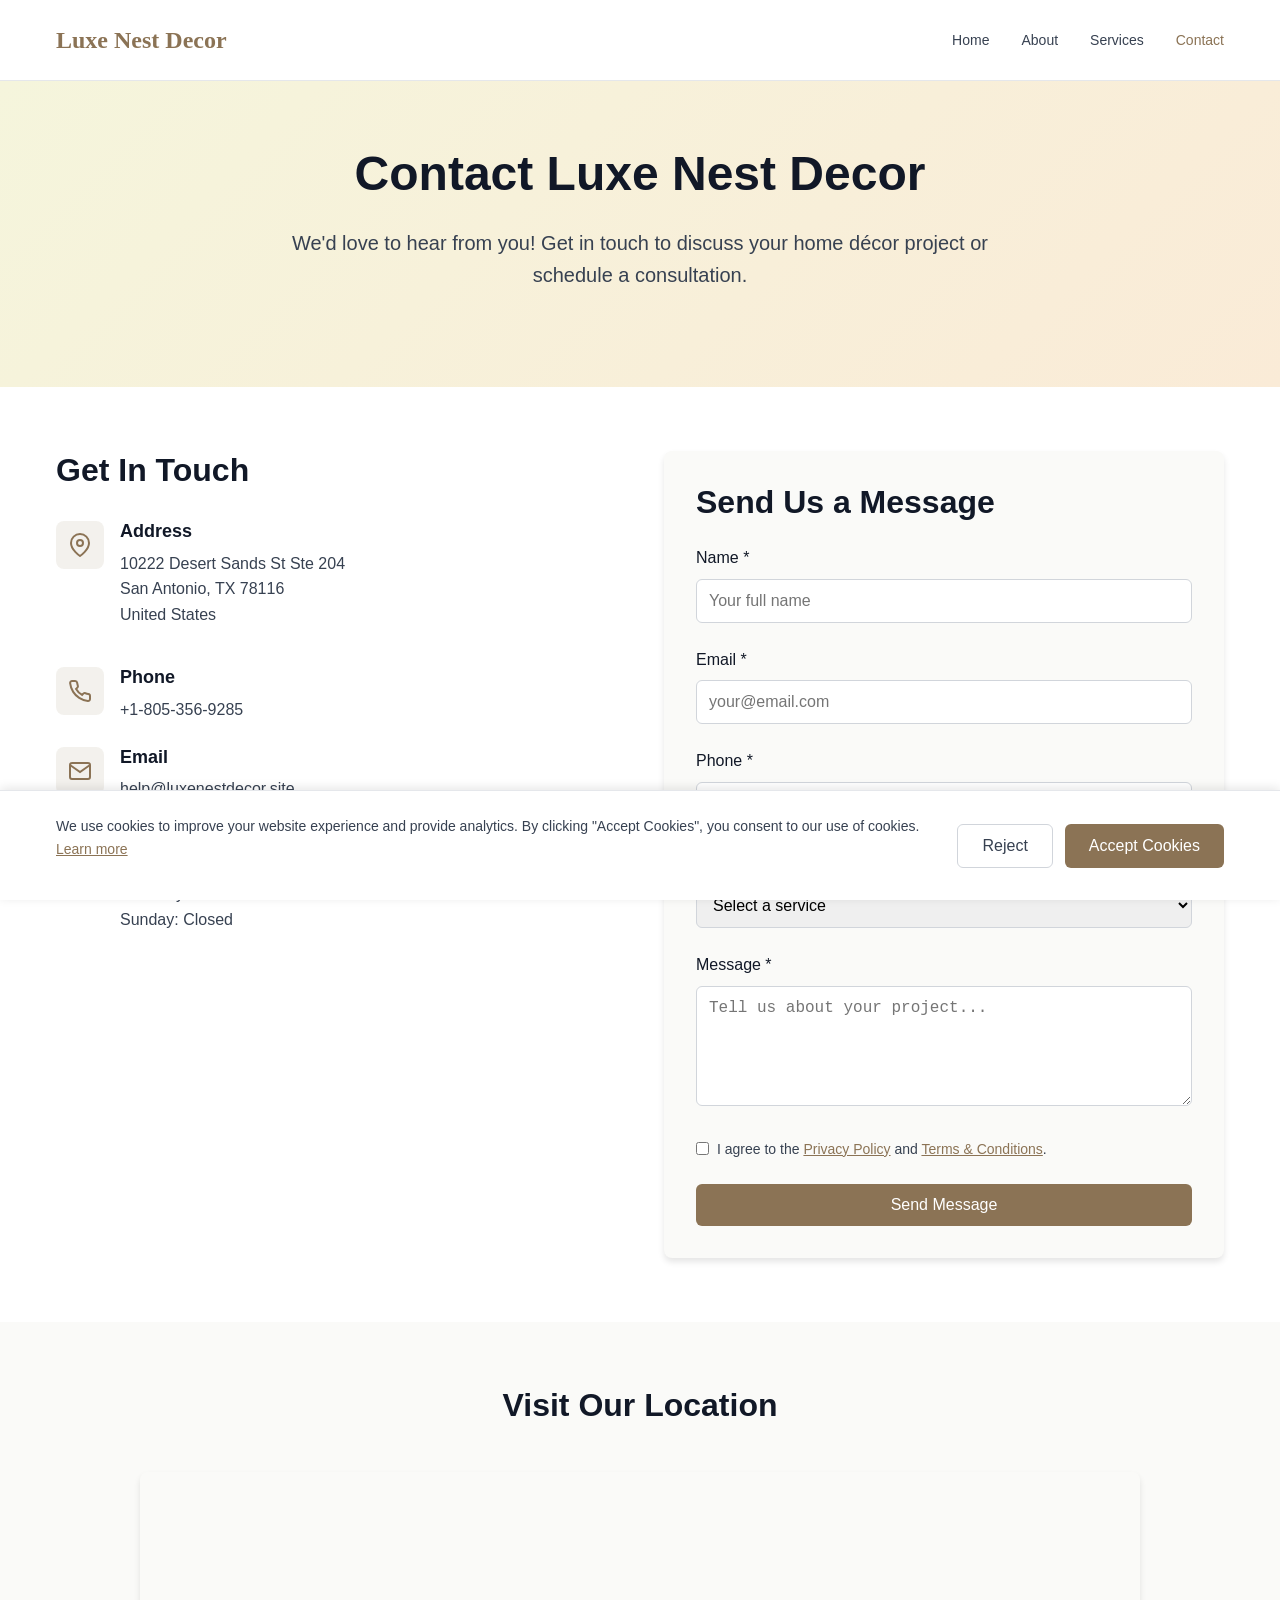
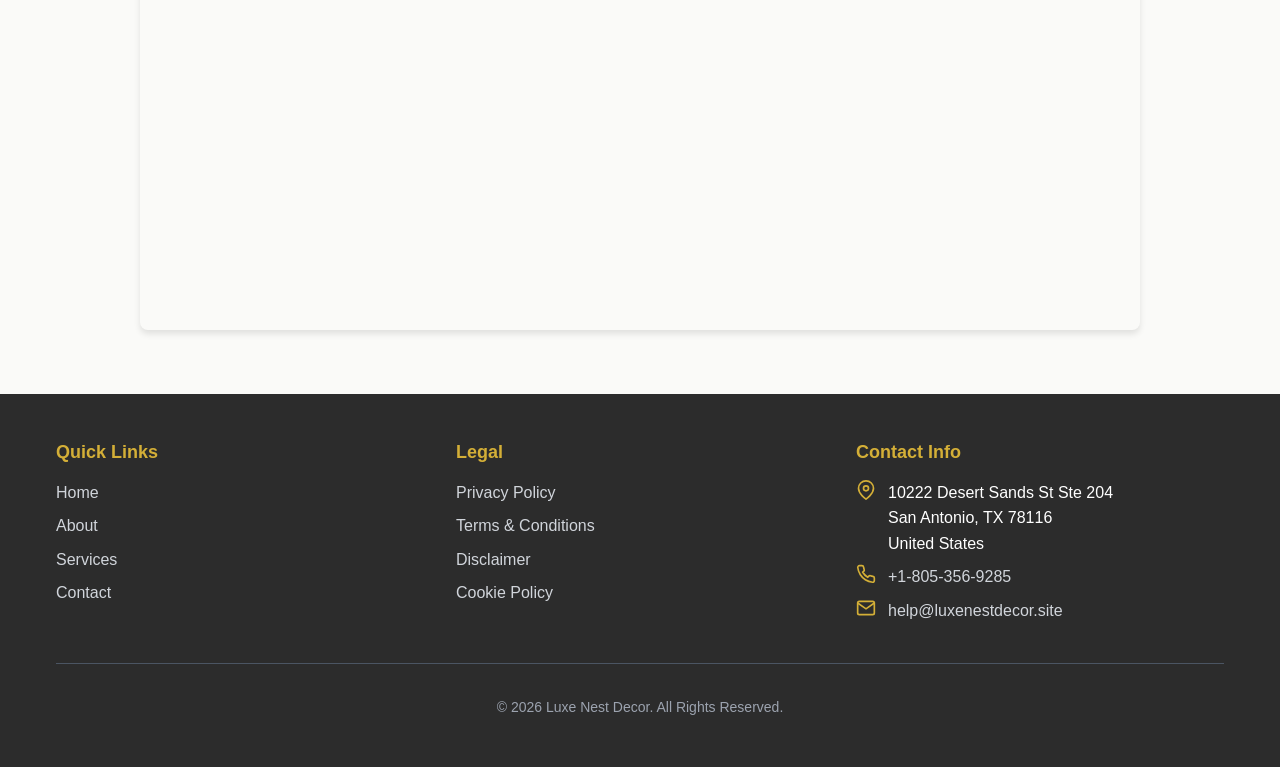
<file: contact.html>
<!DOCTYPE html>
<html lang="en">
<head>
  <meta charset="UTF-8">
  <meta name="viewport" content="width=device-width, initial-scale=1.0">
  <title>Contact Us - Luxe Nest Decor</title>
  <meta name="description" content="Get in touch with Luxe Nest Decor for professional home décor services. Schedule your free consultation today.">
  <link rel="stylesheet" href="styles.css">
</head>
<body>
  <!-- SVG Icons -->
  <div style="display: none;">
    <svg xmlns="http://www.w3.org/2000/svg">
      <symbol id="icon-menu" viewBox="0 0 24 24" fill="none" stroke="currentColor" stroke-width="2">
        <line x1="3" y1="12" x2="21" y2="12"></line>
        <line x1="3" y1="6" x2="21" y2="6"></line>
        <line x1="3" y1="18" x2="21" y2="18"></line>
      </symbol>
      <symbol id="icon-x" viewBox="0 0 24 24" fill="none" stroke="currentColor" stroke-width="2">
        <line x1="18" y1="6" x2="6" y2="18"></line>
        <line x1="6" y1="6" x2="18" y2="18"></line>
      </symbol>
      <symbol id="icon-phone" viewBox="0 0 24 24" fill="none" stroke="currentColor" stroke-width="2">
        <path d="M22 16.92v3a2 2 0 0 1-2.18 2 19.79 19.79 0 0 1-8.63-3.07 19.5 19.5 0 0 1-6-6 19.79 19.79 0 0 1-3.07-8.67A2 2 0 0 1 4.11 2h3a2 2 0 0 1 2 1.72 12.84 12.84 0 0 0 .7 2.81 2 2 0 0 1-.45 2.11L8.09 9.91a16 16 0 0 0 6 6l1.27-1.27a2 2 0 0 1 2.11-.45 12.84 12.84 0 0 0 2.81.7A2 2 0 0 1 22 16.92z"></path>
      </symbol>
      <symbol id="icon-mail" viewBox="0 0 24 24" fill="none" stroke="currentColor" stroke-width="2">
        <path d="M4 4h16c1.1 0 2 .9 2 2v12c0 1.1-.9 2-2 2H4c-1.1 0-2-.9-2-2V6c0-1.1.9-2 2-2z"></path>
        <polyline points="22,6 12,13 2,6"></polyline>
      </symbol>
      <symbol id="icon-map-pin" viewBox="0 0 24 24" fill="none" stroke="currentColor" stroke-width="2">
        <path d="M21 10c0 7-9 13-9 13s-9-6-9-13a9 9 0 0 1 18 0z"></path>
        <circle cx="12" cy="10" r="3"></circle>
      </symbol>
      <symbol id="icon-clock" viewBox="0 0 24 24" fill="none" stroke="currentColor" stroke-width="2">
        <circle cx="12" cy="12" r="10"></circle>
        <polyline points="12 6 12 12 16 14"></polyline>
      </symbol>
    </svg>
  </div>

  <!-- Header -->
  <header class="header">
    <div class="container">
      <div class="header-content">
        <a href="index.html" class="logo">Luxe Nest Decor</a>
        
        <nav class="nav">
          <a href="index.html">Home</a>
          <a href="about.html">About</a>
          <a href="services.html">Services</a>
          <a href="contact.html">Contact</a>
        </nav>
        
        <button id="mobile-menu-btn" class="mobile-menu-btn" aria-label="Toggle menu">
          <svg width="24" height="24"><use href="#icon-menu"></use></svg>
        </button>
      </div>
      
      <div id="mobile-menu" class="mobile-menu">
        <a href="index.html">Home</a>
        <a href="about.html">About</a>
        <a href="services.html">Services</a>
        <a href="contact.html">Contact</a>
      </div>
    </div>
  </header>

  <!-- Main Content -->
  <main>
    <!-- Hero Section -->
    <section class="hero">
      <div class="container">
        <div style="max-width: 800px; margin: 0 auto;">
          <h1>Contact Luxe Nest Decor</h1>
          <p>We'd love to hear from you! Get in touch to discuss your home décor project or schedule a consultation.</p>
        </div>
      </div>
    </section>

    <!-- Contact Section -->
    <section class="section">
      <div class="container">
        <div class="grid grid-2" style="gap: 3rem;">
          <!-- Contact Information -->
          <div>
            <h2 style="font-size: 2rem; margin-bottom: 2rem;">Get In Touch</h2>
            
            <div class="contact-info-card">
              <div class="contact-icon-wrapper">
                <svg class="contact-icon"><use href="#icon-map-pin"></use></svg>
              </div>
              <div>
                <h3>Address</h3>
                <p>10222 Desert Sands St Ste 204<br>San Antonio, TX 78116<br>United States</p>
              </div>
            </div>

            <div class="contact-info-card">
              <div class="contact-icon-wrapper">
                <svg class="contact-icon"><use href="#icon-phone"></use></svg>
              </div>
              <div>
                <h3>Phone</h3>
                <a href="tel:+18053569285">+1-805-356-9285</a>
              </div>
            </div>

            <div class="contact-info-card">
              <div class="contact-icon-wrapper">
                <svg class="contact-icon"><use href="#icon-mail"></use></svg>
              </div>
              <div>
                <h3>Email</h3>
                <a href="mailto:help@luxenestdecor.site">help@luxenestdecor.site</a>
              </div>
            </div>

            <div class="contact-info-card">
              <div class="contact-icon-wrapper">
                <svg class="contact-icon"><use href="#icon-clock"></use></svg>
              </div>
              <div>
                <h3>Business Hours</h3>
                <p>Monday - Friday: 9:00 AM - 6:00 PM<br>Saturday: 10:00 AM - 4:00 PM<br>Sunday: Closed</p>
              </div>
            </div>
          </div>

          <!-- Contact Form -->
          <div style="background-color: var(--color-bg-light); padding: 2rem; border-radius: 0.5rem; box-shadow: 0 4px 6px rgba(0,0,0,0.1);">
            <h2 style="font-size: 2rem; margin-bottom: 1.5rem;">Send Us a Message</h2>
            <form id="contact-form">
              <div class="form-group">
                <label class="form-label" for="contact-name">Name *</label>
                <input type="text" id="contact-name" class="form-input" placeholder="Your full name" required>
              </div>
              <div class="form-group">
                <label class="form-label" for="contact-email">Email *</label>
                <input type="email" id="contact-email" class="form-input" placeholder="your@email.com" required>
              </div>
              <div class="form-group">
                <label class="form-label" for="contact-phone">Phone *</label>
                <input type="tel" id="contact-phone" class="form-input" placeholder="(555) 123-4567" required>
              </div>
              <div class="form-group">
                <label class="form-label" for="contact-service">Service Interested In *</label>
                <select id="contact-service" class="form-select" required>
                  <option value="">Select a service</option>
                  <option value="interior-styling">Interior Styling Consultation</option>
                  <option value="living-room">Living Room Décor Design</option>
                  <option value="bedroom">Bedroom Styling</option>
                  <option value="wall-decor">Wall Décor & Art Placement</option>
                  <option value="furniture">Furniture Layout Optimization</option>
                  <option value="seasonal">Seasonal & Holiday Styling</option>
                </select>
              </div>
              <div class="form-group">
                <label class="form-label" for="contact-message">Message *</label>
                <textarea id="contact-message" class="form-textarea" placeholder="Tell us about your project..." required></textarea>
              </div>
              <div class="checkbox-wrapper">
                <input type="checkbox" id="contact-consent" required>
                <label for="contact-consent">I agree to the <a href="privacy-policy.html" style="color: var(--color-primary); text-decoration: underline;">Privacy Policy</a> and <a href="terms-conditions.html" style="color: var(--color-primary); text-decoration: underline;">Terms & Conditions</a>.</label>
              </div>
              <button type="submit" class="btn btn-primary" style="width: 100%;">Send Message</button>
            </form>
          </div>
        </div>
      </div>
    </section>

    <!-- Map Section -->
    <section class="section section-alt">
      <div class="container">
        <h2 class="section-title">Visit Our Location</h2>
        <div class="map-container">
          <iframe
            src="https://www.google.com/maps/embed?pb=!1m18!1m12!1m3!1d3476.6234567890123!2d-98.4936!3d29.4241!2m3!1f0!2f0!3f0!3m2!1i1024!2i768!4f13.1!3m3!1m2!1s0x0%3A0x0!2zMjnCsDI1JzI2LjgiTiA5OMKwMjknMzcuMCJX!5e0!3m2!1sen!2sus!4v1234567890123"
            allowfullscreen
            loading="lazy"
            referrerpolicy="no-referrer-when-downgrade"
            title="Luxe Nest Decor Location - San Antonio, TX">
          </iframe>
        </div>
      </div>
    </section>
  </main>

  <!-- Footer -->
  <footer class="footer">
    <div class="container">
      <div class="footer-grid">
        <div>
          <h3>Quick Links</h3>
          <ul>
            <li><a href="index.html">Home</a></li>
            <li><a href="about.html">About</a></li>
            <li><a href="services.html">Services</a></li>
            <li><a href="contact.html">Contact</a></li>
          </ul>
        </div>
        <div>
          <h3>Legal</h3>
          <ul>
            <li><a href="privacy-policy.html">Privacy Policy</a></li>
            <li><a href="terms-conditions.html">Terms & Conditions</a></li>
            <li><a href="disclaimer.html">Disclaimer</a></li>
            <li><a href="cookie-policy.html">Cookie Policy</a></li>
          </ul>
        </div>
        <div>
          <h3>Contact Info</h3>
          <ul>
            <li class="contact-item">
              <svg class="footer-icon"><use href="#icon-map-pin"></use></svg>
              <span>10222 Desert Sands St Ste 204<br>San Antonio, TX 78116<br>United States</span>
            </li>
            <li class="contact-item">
              <svg class="footer-icon"><use href="#icon-phone"></use></svg>
              <a href="tel:+18053569285">+1-805-356-9285</a>
            </li>
            <li class="contact-item">
              <svg class="footer-icon"><use href="#icon-mail"></use></svg>
              <a href="mailto:help@luxenestdecor.site">help@luxenestdecor.site</a>
            </li>
          </ul>
        </div>
      </div>
      <div class="footer-bottom">
        <p>© 2026 Luxe Nest Decor. All Rights Reserved.</p>
      </div>
    </div>
  </footer>

  <!-- Cookie Consent Banner -->
  <div id="cookie-consent" class="cookie-consent">
    <div class="container">
      <div class="cookie-content">
        <p class="cookie-text">We use cookies to improve your website experience and provide analytics. By clicking "Accept Cookies", you consent to our use of cookies. <a href="cookie-policy.html">Learn more</a></p>
        <div class="cookie-actions">
          <button id="reject-cookies" class="btn btn-outline">Reject</button>
          <button id="accept-cookies" class="btn btn-primary">Accept Cookies</button>
        </div>
      </div>
    </div>
  </div>

  <script src="script.js"></script>
</body>
</html>
</file>
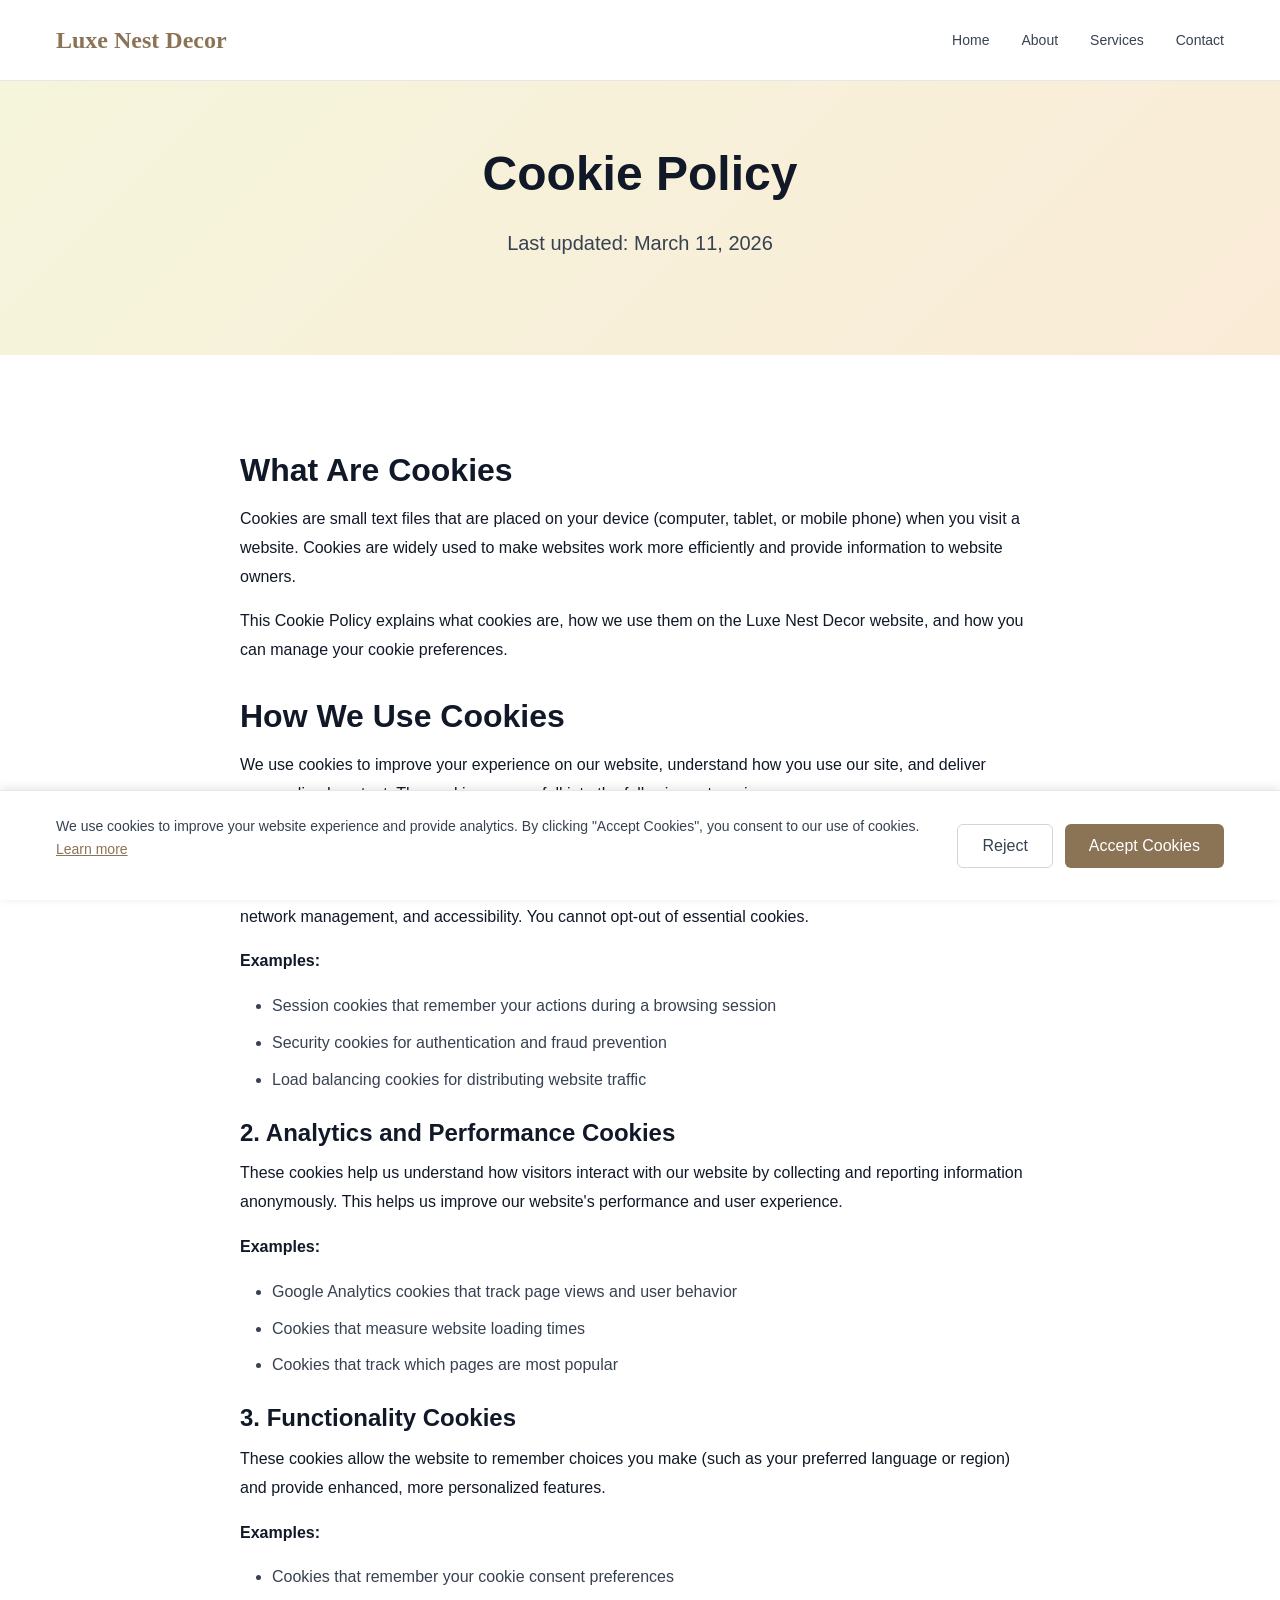
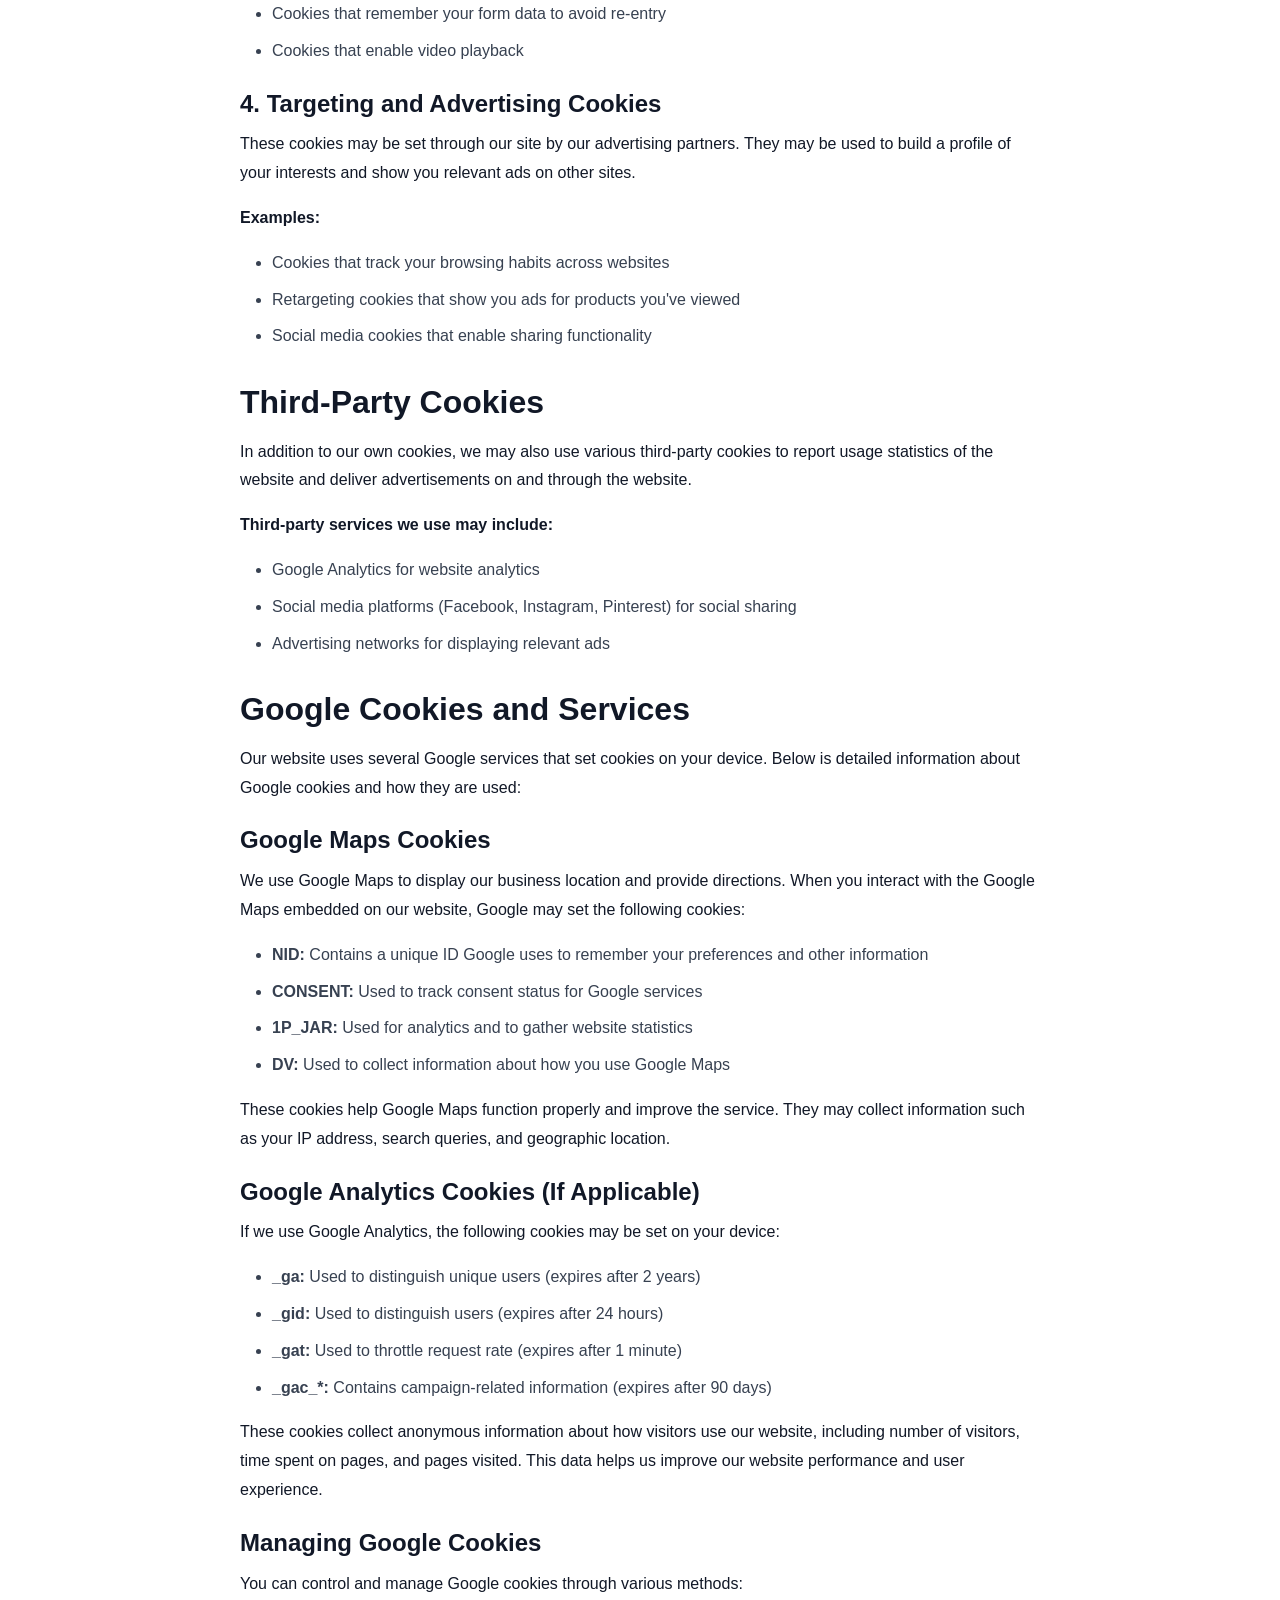
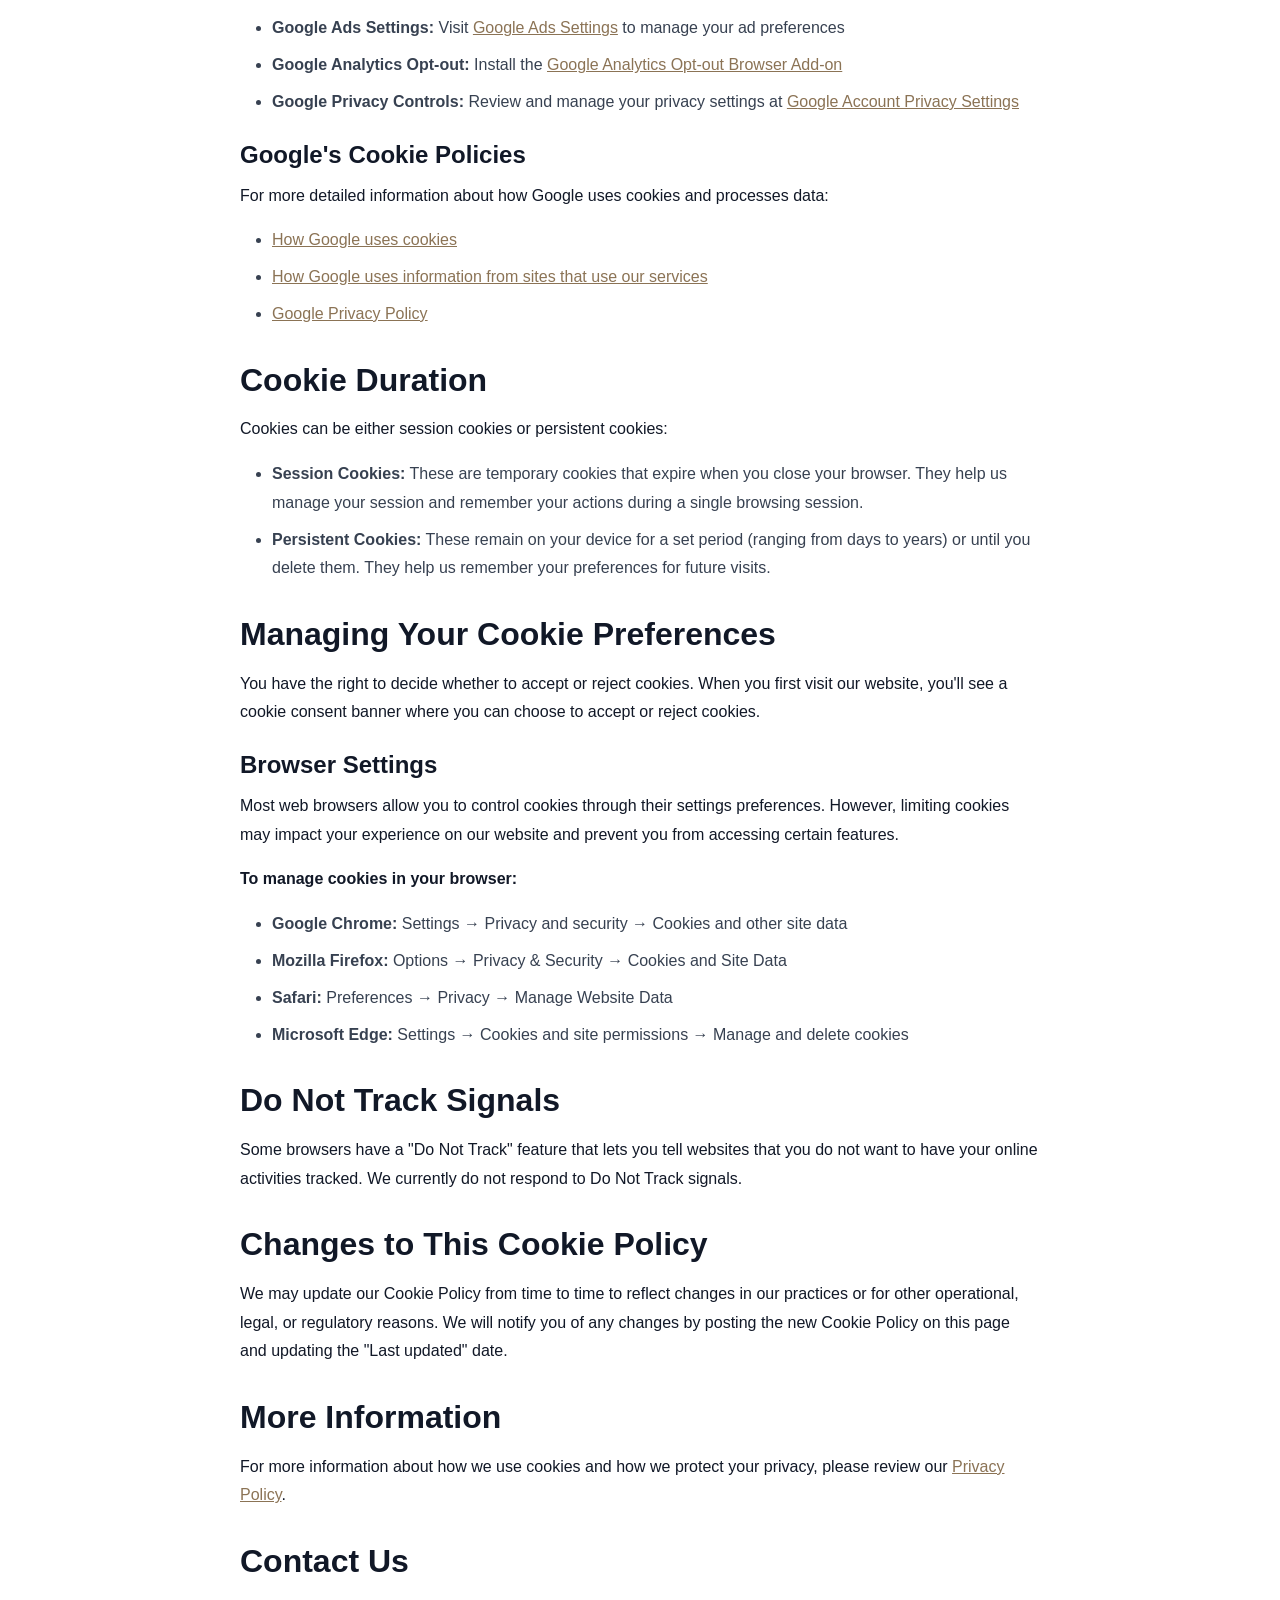
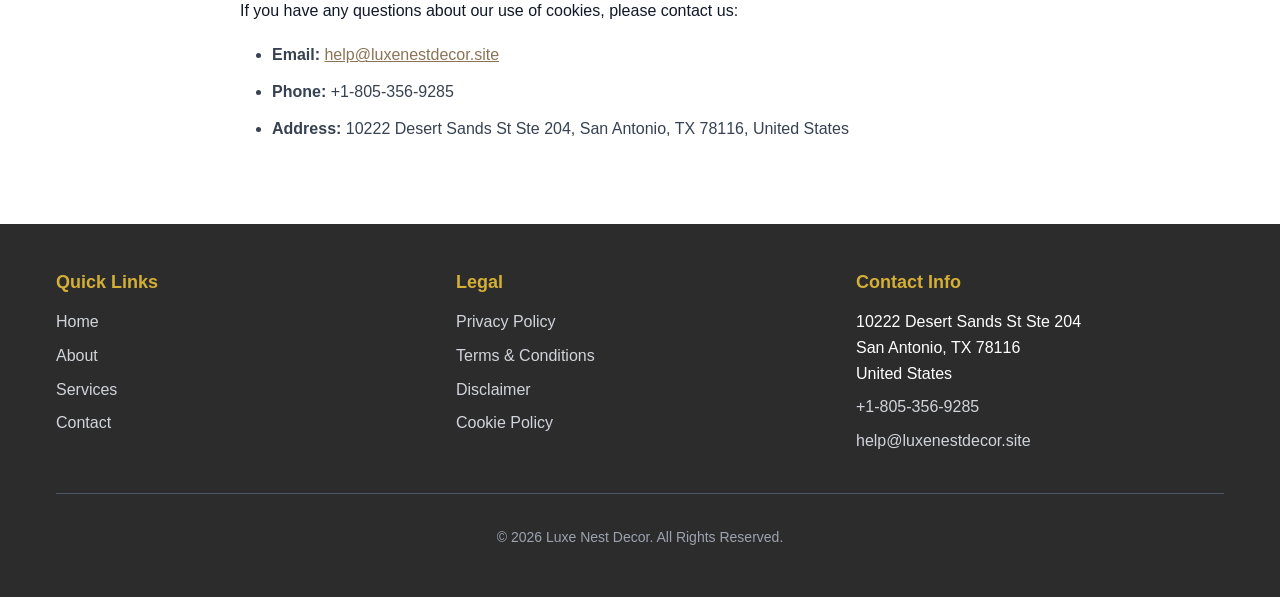
<file: cookie-policy.html>
<!DOCTYPE html>
<html lang="en">
<head>
  <meta charset="UTF-8">
  <meta name="viewport" content="width=device-width, initial-scale=1.0">
  <title>Cookie Policy - Luxe Nest Decor</title>
  <meta name="description" content="Cookie Policy for Luxe Nest Decor including information about Google cookies and services.">
  <link rel="stylesheet" href="styles.css">
</head>
<body>
  <header class="header">
    <div class="container">
      <div class="header-content">
        <a href="index.html" class="logo">Luxe Nest Decor</a>
        <nav class="nav">
          <a href="index.html">Home</a>
          <a href="about.html">About</a>
          <a href="services.html">Services</a>
          <a href="contact.html">Contact</a>
        </nav>
        <button id="mobile-menu-btn" class="mobile-menu-btn" aria-label="Toggle menu">
          <svg width="24" height="24" viewBox="0 0 24 24" fill="none" stroke="currentColor" stroke-width="2">
            <line x1="3" y1="12" x2="21" y2="12"></line>
            <line x1="3" y1="6" x2="21" y2="6"></line>
            <line x1="3" y1="18" x2="21" y2="18"></line>
          </svg>
        </button>
      </div>
      <div id="mobile-menu" class="mobile-menu">
        <a href="index.html">Home</a>
        <a href="about.html">About</a>
        <a href="services.html">Services</a>
        <a href="contact.html">Contact</a>
      </div>
    </div>
  </header>

  <main>
    <section class="hero">
      <div class="container">
        <div style="max-width: 800px; margin: 0 auto;">
          <h1>Cookie Policy</h1>
          <p>Last updated: March 11, 2026</p>
        </div>
      </div>
    </section>

    <section class="section">
      <div class="container">
        <div class="legal-content">
          <h2>What Are Cookies</h2>
          <p>Cookies are small text files that are placed on your device (computer, tablet, or mobile phone) when you visit a website. Cookies are widely used to make websites work more efficiently and provide information to website owners.</p>
          <p>This Cookie Policy explains what cookies are, how we use them on the Luxe Nest Decor website, and how you can manage your cookie preferences.</p>

          <h2>How We Use Cookies</h2>
          <p>We use cookies to improve your experience on our website, understand how you use our site, and deliver personalized content. The cookies we use fall into the following categories:</p>

          <h3>1. Essential Cookies</h3>
          <p>These cookies are necessary for the website to function properly. They enable core functionality such as security, network management, and accessibility. You cannot opt-out of essential cookies.</p>
          <p><strong>Examples:</strong></p>
          <ul>
            <li>Session cookies that remember your actions during a browsing session</li>
            <li>Security cookies for authentication and fraud prevention</li>
            <li>Load balancing cookies for distributing website traffic</li>
          </ul>

          <h3>2. Analytics and Performance Cookies</h3>
          <p>These cookies help us understand how visitors interact with our website by collecting and reporting information anonymously. This helps us improve our website's performance and user experience.</p>
          <p><strong>Examples:</strong></p>
          <ul>
            <li>Google Analytics cookies that track page views and user behavior</li>
            <li>Cookies that measure website loading times</li>
            <li>Cookies that track which pages are most popular</li>
          </ul>

          <h3>3. Functionality Cookies</h3>
          <p>These cookies allow the website to remember choices you make (such as your preferred language or region) and provide enhanced, more personalized features.</p>
          <p><strong>Examples:</strong></p>
          <ul>
            <li>Cookies that remember your cookie consent preferences</li>
            <li>Cookies that remember your form data to avoid re-entry</li>
            <li>Cookies that enable video playback</li>
          </ul>

          <h3>4. Targeting and Advertising Cookies</h3>
          <p>These cookies may be set through our site by our advertising partners. They may be used to build a profile of your interests and show you relevant ads on other sites.</p>
          <p><strong>Examples:</strong></p>
          <ul>
            <li>Cookies that track your browsing habits across websites</li>
            <li>Retargeting cookies that show you ads for products you've viewed</li>
            <li>Social media cookies that enable sharing functionality</li>
          </ul>

          <h2>Third-Party Cookies</h2>
          <p>In addition to our own cookies, we may also use various third-party cookies to report usage statistics of the website and deliver advertisements on and through the website.</p>
          <p><strong>Third-party services we use may include:</strong></p>
          <ul>
            <li>Google Analytics for website analytics</li>
            <li>Social media platforms (Facebook, Instagram, Pinterest) for social sharing</li>
            <li>Advertising networks for displaying relevant ads</li>
          </ul>

          <h2>Google Cookies and Services</h2>
          <p>Our website uses several Google services that set cookies on your device. Below is detailed information about Google cookies and how they are used:</p>

          <h3>Google Maps Cookies</h3>
          <p>We use Google Maps to display our business location and provide directions. When you interact with the Google Maps embedded on our website, Google may set the following cookies:</p>
          <ul>
            <li><strong>NID:</strong> Contains a unique ID Google uses to remember your preferences and other information</li>
            <li><strong>CONSENT:</strong> Used to track consent status for Google services</li>
            <li><strong>1P_JAR:</strong> Used for analytics and to gather website statistics</li>
            <li><strong>DV:</strong> Used to collect information about how you use Google Maps</li>
          </ul>
          <p>These cookies help Google Maps function properly and improve the service. They may collect information such as your IP address, search queries, and geographic location.</p>

          <h3>Google Analytics Cookies (If Applicable)</h3>
          <p>If we use Google Analytics, the following cookies may be set on your device:</p>
          <ul>
            <li><strong>_ga:</strong> Used to distinguish unique users (expires after 2 years)</li>
            <li><strong>_gid:</strong> Used to distinguish users (expires after 24 hours)</li>
            <li><strong>_gat:</strong> Used to throttle request rate (expires after 1 minute)</li>
            <li><strong>_gac_*:</strong> Contains campaign-related information (expires after 90 days)</li>
          </ul>
          <p>These cookies collect anonymous information about how visitors use our website, including number of visitors, time spent on pages, and pages visited. This data helps us improve our website performance and user experience.</p>

          <h3>Managing Google Cookies</h3>
          <p>You can control and manage Google cookies through various methods:</p>
          <ul>
            <li><strong>Google Ads Settings:</strong> Visit <a href="https://adssettings.google.com" target="_blank" rel="noopener noreferrer">Google Ads Settings</a> to manage your ad preferences</li>
            <li><strong>Google Analytics Opt-out:</strong> Install the <a href="https://tools.google.com/dlpage/gaoptout" target="_blank" rel="noopener noreferrer">Google Analytics Opt-out Browser Add-on</a></li>
            <li><strong>Google Privacy Controls:</strong> Review and manage your privacy settings at <a href="https://myaccount.google.com/privacy" target="_blank" rel="noopener noreferrer">Google Account Privacy Settings</a></li>
          </ul>

          <h3>Google's Cookie Policies</h3>
          <p>For more detailed information about how Google uses cookies and processes data:</p>
          <ul>
            <li><a href="https://policies.google.com/technologies/cookies" target="_blank" rel="noopener noreferrer">How Google uses cookies</a></li>
            <li><a href="https://policies.google.com/technologies/partner-sites" target="_blank" rel="noopener noreferrer">How Google uses information from sites that use our services</a></li>
            <li><a href="https://policies.google.com/privacy" target="_blank" rel="noopener noreferrer">Google Privacy Policy</a></li>
          </ul>

          <h2>Cookie Duration</h2>
          <p>Cookies can be either session cookies or persistent cookies:</p>
          <ul>
            <li><strong>Session Cookies:</strong> These are temporary cookies that expire when you close your browser. They help us manage your session and remember your actions during a single browsing session.</li>
            <li><strong>Persistent Cookies:</strong> These remain on your device for a set period (ranging from days to years) or until you delete them. They help us remember your preferences for future visits.</li>
          </ul>

          <h2>Managing Your Cookie Preferences</h2>
          <p>You have the right to decide whether to accept or reject cookies. When you first visit our website, you'll see a cookie consent banner where you can choose to accept or reject cookies.</p>

          <h3>Browser Settings</h3>
          <p>Most web browsers allow you to control cookies through their settings preferences. However, limiting cookies may impact your experience on our website and prevent you from accessing certain features.</p>
          <p><strong>To manage cookies in your browser:</strong></p>
          <ul>
            <li><strong>Google Chrome:</strong> Settings → Privacy and security → Cookies and other site data</li>
            <li><strong>Mozilla Firefox:</strong> Options → Privacy & Security → Cookies and Site Data</li>
            <li><strong>Safari:</strong> Preferences → Privacy → Manage Website Data</li>
            <li><strong>Microsoft Edge:</strong> Settings → Cookies and site permissions → Manage and delete cookies</li>
          </ul>

          <h2>Do Not Track Signals</h2>
          <p>Some browsers have a "Do Not Track" feature that lets you tell websites that you do not want to have your online activities tracked. We currently do not respond to Do Not Track signals.</p>

          <h2>Changes to This Cookie Policy</h2>
          <p>We may update our Cookie Policy from time to time to reflect changes in our practices or for other operational, legal, or regulatory reasons. We will notify you of any changes by posting the new Cookie Policy on this page and updating the "Last updated" date.</p>

          <h2>More Information</h2>
          <p>For more information about how we use cookies and how we protect your privacy, please review our <a href="privacy-policy.html">Privacy Policy</a>.</p>

          <h2>Contact Us</h2>
          <p>If you have any questions about our use of cookies, please contact us:</p>
          <ul>
            <li><strong>Email:</strong> <a href="mailto:help@luxenestdecor.site">help@luxenestdecor.site</a></li>
            <li><strong>Phone:</strong> +1-805-356-9285</li>
            <li><strong>Address:</strong> 10222 Desert Sands St Ste 204, San Antonio, TX 78116, United States</li>
          </ul>
        </div>
      </div>
    </section>
  </main>

  <footer class="footer">
    <div class="container">
      <div class="footer-grid">
        <div>
          <h3>Quick Links</h3>
          <ul>
            <li><a href="index.html">Home</a></li>
            <li><a href="about.html">About</a></li>
            <li><a href="services.html">Services</a></li>
            <li><a href="contact.html">Contact</a></li>
          </ul>
        </div>
        <div>
          <h3>Legal</h3>
          <ul>
            <li><a href="privacy-policy.html">Privacy Policy</a></li>
            <li><a href="terms-conditions.html">Terms & Conditions</a></li>
            <li><a href="disclaimer.html">Disclaimer</a></li>
            <li><a href="cookie-policy.html">Cookie Policy</a></li>
          </ul>
        </div>
        <div>
          <h3>Contact Info</h3>
          <ul>
            <li>10222 Desert Sands St Ste 204<br>San Antonio, TX 78116<br>United States</li>
            <li><a href="tel:+18053569285">+1-805-356-9285</a></li>
            <li><a href="mailto:help@luxenestdecor.site">help@luxenestdecor.site</a></li>
          </ul>
        </div>
      </div>
      <div class="footer-bottom">
        <p>© 2026 Luxe Nest Decor. All Rights Reserved.</p>
      </div>
    </div>
  </footer>

  <div id="cookie-consent" class="cookie-consent">
    <div class="container">
      <div class="cookie-content">
        <p class="cookie-text">We use cookies to improve your website experience and provide analytics. By clicking "Accept Cookies", you consent to our use of cookies. <a href="cookie-policy.html">Learn more</a></p>
        <div class="cookie-actions">
          <button id="reject-cookies" class="btn btn-outline">Reject</button>
          <button id="accept-cookies" class="btn btn-primary">Accept Cookies</button>
        </div>
      </div>
    </div>
  </div>

  <script src="script.js"></script>
</body>
</html>
</file>
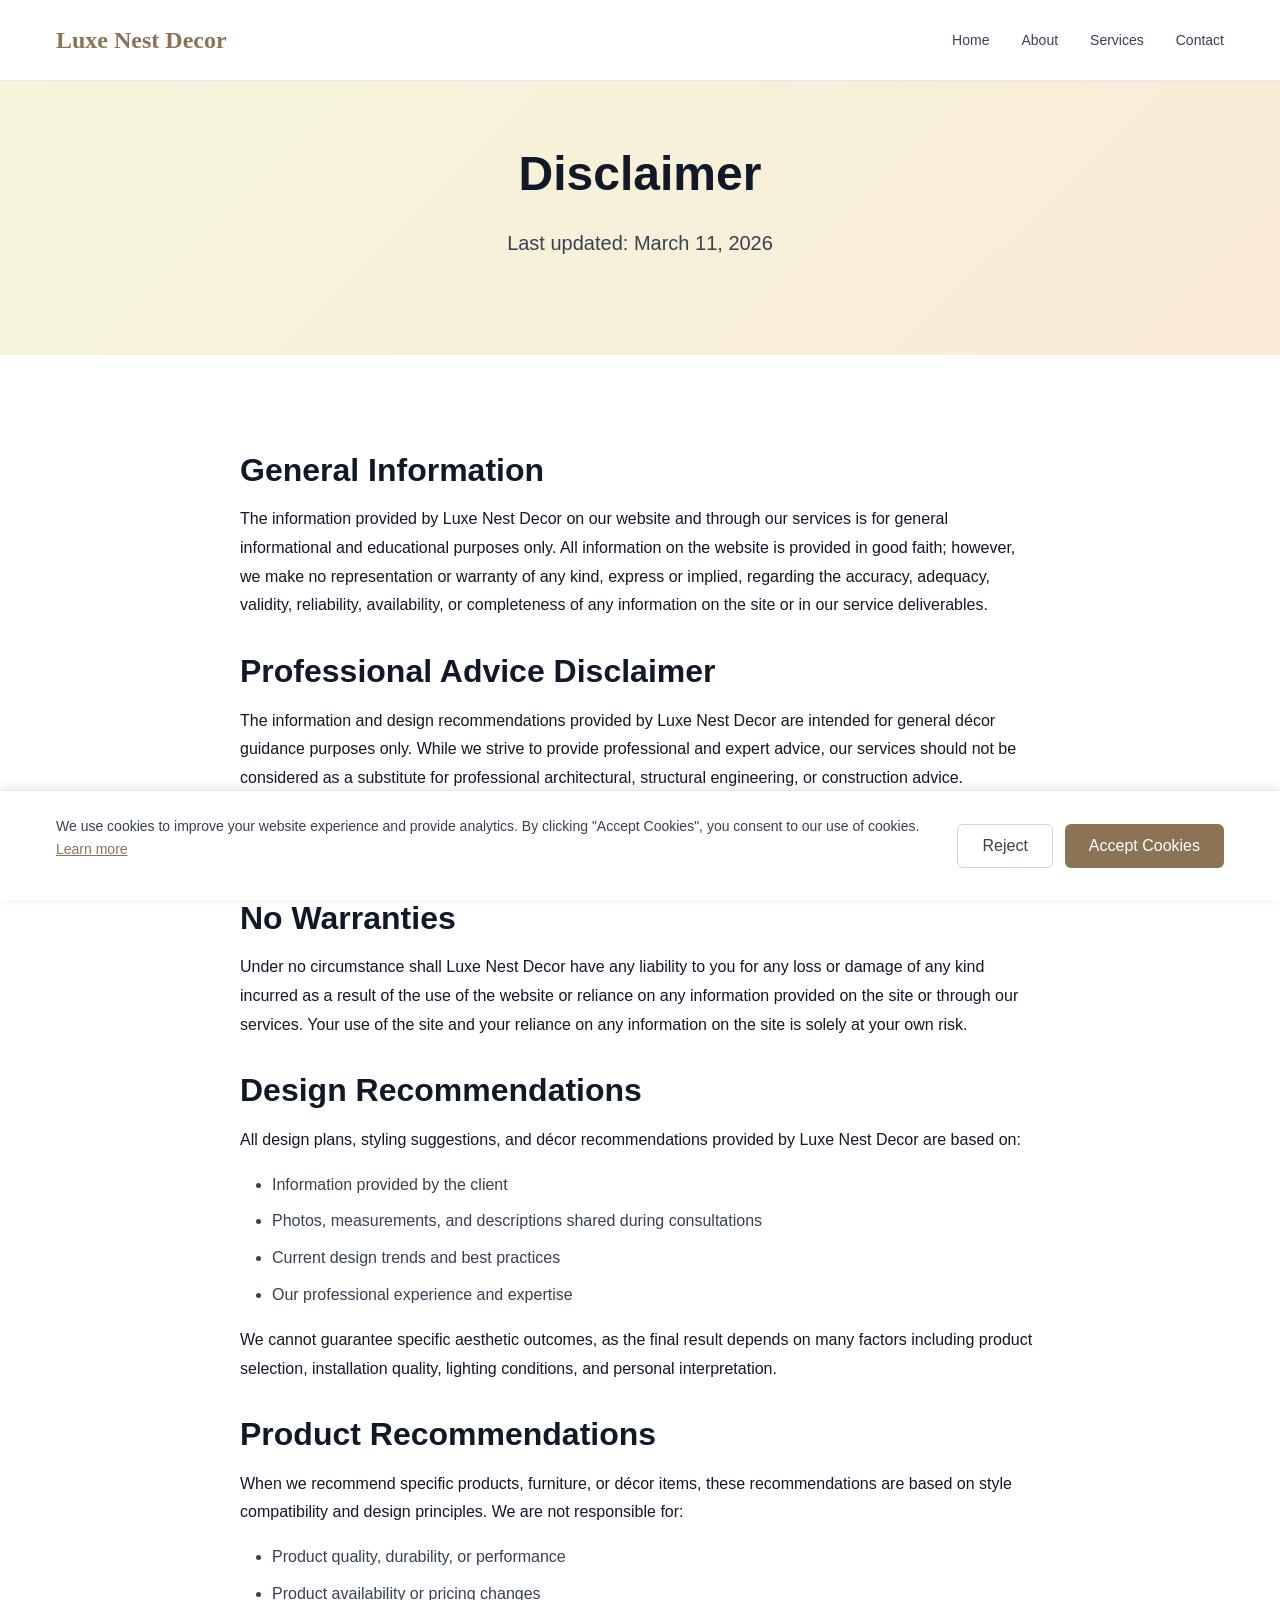
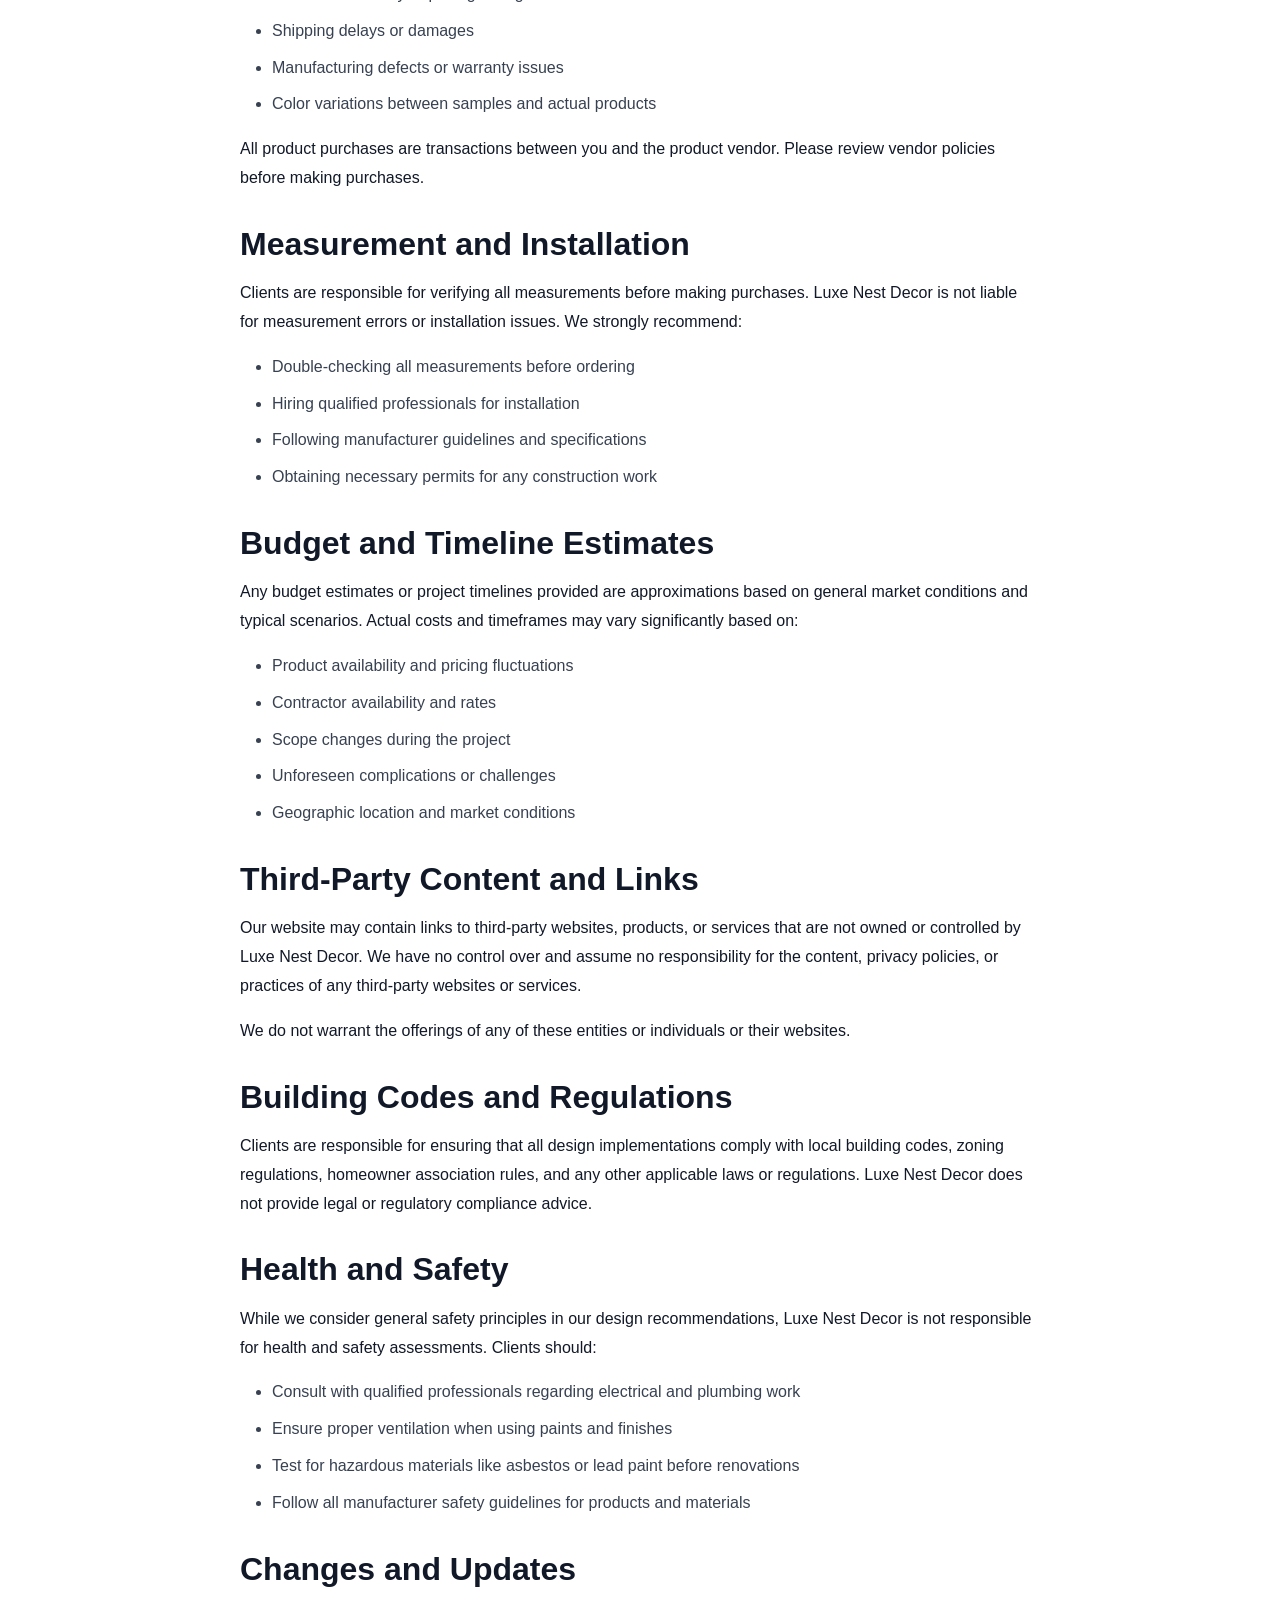
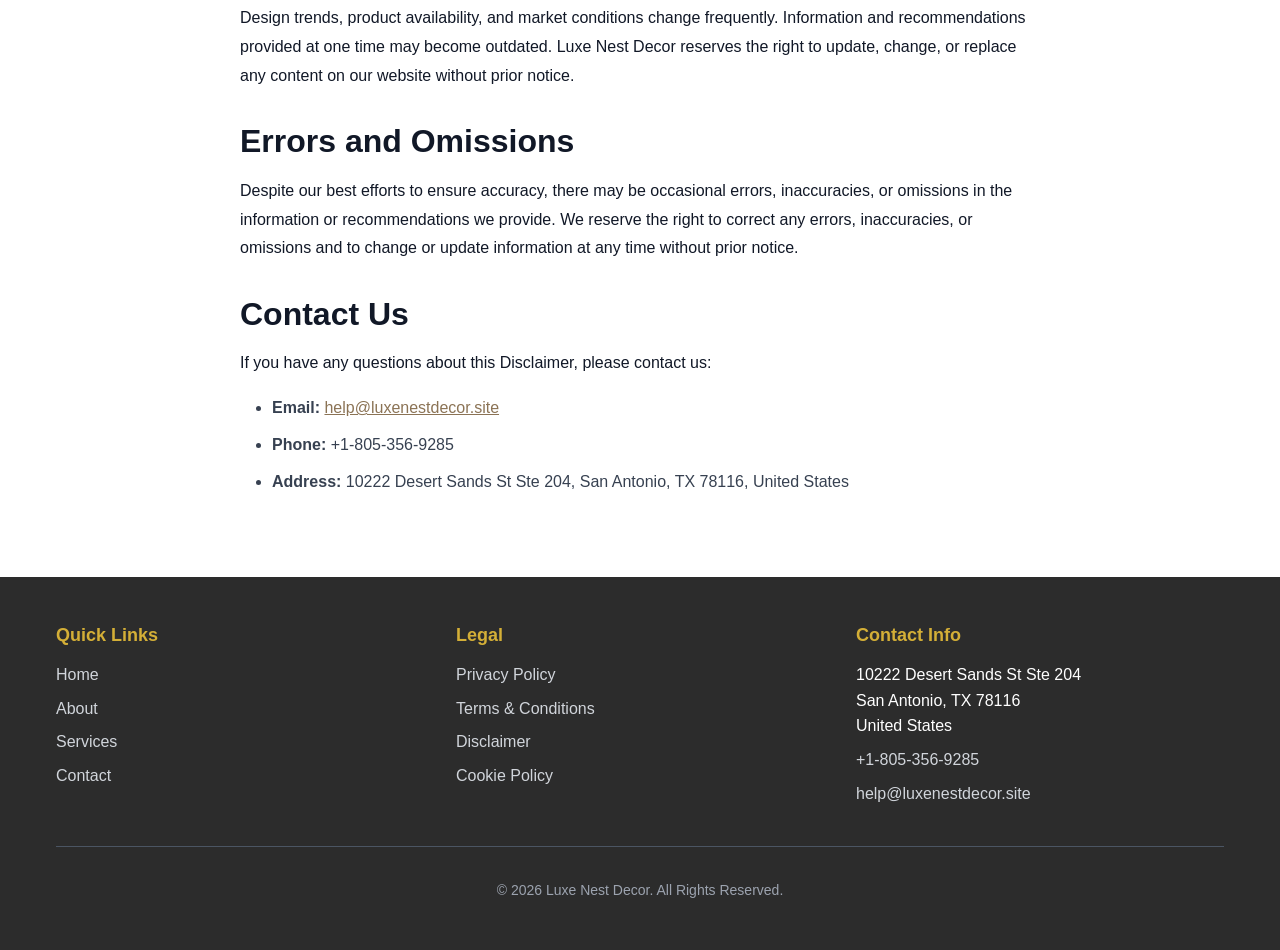
<file: disclaimer.html>
<!DOCTYPE html>
<html lang="en">
<head>
  <meta charset="UTF-8">
  <meta name="viewport" content="width=device-width, initial-scale=1.0">
  <title>Disclaimer - Luxe Nest Decor</title>
  <meta name="description" content="Legal disclaimer for Luxe Nest Decor services and information provided.">
  <link rel="stylesheet" href="styles.css">
</head>
<body>
  <header class="header">
    <div class="container">
      <div class="header-content">
        <a href="index.html" class="logo">Luxe Nest Decor</a>
        <nav class="nav">
          <a href="index.html">Home</a>
          <a href="about.html">About</a>
          <a href="services.html">Services</a>
          <a href="contact.html">Contact</a>
        </nav>
        <button id="mobile-menu-btn" class="mobile-menu-btn" aria-label="Toggle menu">
          <svg width="24" height="24" viewBox="0 0 24 24" fill="none" stroke="currentColor" stroke-width="2">
            <line x1="3" y1="12" x2="21" y2="12"></line>
            <line x1="3" y1="6" x2="21" y2="6"></line>
            <line x1="3" y1="18" x2="21" y2="18"></line>
          </svg>
        </button>
      </div>
      <div id="mobile-menu" class="mobile-menu">
        <a href="index.html">Home</a>
        <a href="about.html">About</a>
        <a href="services.html">Services</a>
        <a href="contact.html">Contact</a>
      </div>
    </div>
  </header>

  <main>
    <section class="hero">
      <div class="container">
        <div style="max-width: 800px; margin: 0 auto;">
          <h1>Disclaimer</h1>
          <p>Last updated: March 11, 2026</p>
        </div>
      </div>
    </section>

    <section class="section">
      <div class="container">
        <div class="legal-content">
          <h2>General Information</h2>
          <p>The information provided by Luxe Nest Decor on our website and through our services is for general informational and educational purposes only. All information on the website is provided in good faith; however, we make no representation or warranty of any kind, express or implied, regarding the accuracy, adequacy, validity, reliability, availability, or completeness of any information on the site or in our service deliverables.</p>

          <h2>Professional Advice Disclaimer</h2>
          <p>The information and design recommendations provided by Luxe Nest Decor are intended for general décor guidance purposes only. While we strive to provide professional and expert advice, our services should not be considered as a substitute for professional architectural, structural engineering, or construction advice.</p>
          <p>For any structural changes, electrical work, plumbing modifications, or other construction-related projects, you should always consult with licensed professionals in the relevant fields.</p>

          <h2>No Warranties</h2>
          <p>Under no circumstance shall Luxe Nest Decor have any liability to you for any loss or damage of any kind incurred as a result of the use of the website or reliance on any information provided on the site or through our services. Your use of the site and your reliance on any information on the site is solely at your own risk.</p>

          <h2>Design Recommendations</h2>
          <p>All design plans, styling suggestions, and décor recommendations provided by Luxe Nest Decor are based on:</p>
          <ul>
            <li>Information provided by the client</li>
            <li>Photos, measurements, and descriptions shared during consultations</li>
            <li>Current design trends and best practices</li>
            <li>Our professional experience and expertise</li>
          </ul>
          <p>We cannot guarantee specific aesthetic outcomes, as the final result depends on many factors including product selection, installation quality, lighting conditions, and personal interpretation.</p>

          <h2>Product Recommendations</h2>
          <p>When we recommend specific products, furniture, or décor items, these recommendations are based on style compatibility and design principles. We are not responsible for:</p>
          <ul>
            <li>Product quality, durability, or performance</li>
            <li>Product availability or pricing changes</li>
            <li>Shipping delays or damages</li>
            <li>Manufacturing defects or warranty issues</li>
            <li>Color variations between samples and actual products</li>
          </ul>
          <p>All product purchases are transactions between you and the product vendor. Please review vendor policies before making purchases.</p>

          <h2>Measurement and Installation</h2>
          <p>Clients are responsible for verifying all measurements before making purchases. Luxe Nest Decor is not liable for measurement errors or installation issues. We strongly recommend:</p>
          <ul>
            <li>Double-checking all measurements before ordering</li>
            <li>Hiring qualified professionals for installation</li>
            <li>Following manufacturer guidelines and specifications</li>
            <li>Obtaining necessary permits for any construction work</li>
          </ul>

          <h2>Budget and Timeline Estimates</h2>
          <p>Any budget estimates or project timelines provided are approximations based on general market conditions and typical scenarios. Actual costs and timeframes may vary significantly based on:</p>
          <ul>
            <li>Product availability and pricing fluctuations</li>
            <li>Contractor availability and rates</li>
            <li>Scope changes during the project</li>
            <li>Unforeseen complications or challenges</li>
            <li>Geographic location and market conditions</li>
          </ul>

          <h2>Third-Party Content and Links</h2>
          <p>Our website may contain links to third-party websites, products, or services that are not owned or controlled by Luxe Nest Decor. We have no control over and assume no responsibility for the content, privacy policies, or practices of any third-party websites or services.</p>
          <p>We do not warrant the offerings of any of these entities or individuals or their websites.</p>

          <h2>Building Codes and Regulations</h2>
          <p>Clients are responsible for ensuring that all design implementations comply with local building codes, zoning regulations, homeowner association rules, and any other applicable laws or regulations. Luxe Nest Decor does not provide legal or regulatory compliance advice.</p>

          <h2>Health and Safety</h2>
          <p>While we consider general safety principles in our design recommendations, Luxe Nest Decor is not responsible for health and safety assessments. Clients should:</p>
          <ul>
            <li>Consult with qualified professionals regarding electrical and plumbing work</li>
            <li>Ensure proper ventilation when using paints and finishes</li>
            <li>Test for hazardous materials like asbestos or lead paint before renovations</li>
            <li>Follow all manufacturer safety guidelines for products and materials</li>
          </ul>

          <h2>Changes and Updates</h2>
          <p>Design trends, product availability, and market conditions change frequently. Information and recommendations provided at one time may become outdated. Luxe Nest Decor reserves the right to update, change, or replace any content on our website without prior notice.</p>

          <h2>Errors and Omissions</h2>
          <p>Despite our best efforts to ensure accuracy, there may be occasional errors, inaccuracies, or omissions in the information or recommendations we provide. We reserve the right to correct any errors, inaccuracies, or omissions and to change or update information at any time without prior notice.</p>

          <h2>Contact Us</h2>
          <p>If you have any questions about this Disclaimer, please contact us:</p>
          <ul>
            <li><strong>Email:</strong> <a href="mailto:help@luxenestdecor.site">help@luxenestdecor.site</a></li>
            <li><strong>Phone:</strong> +1-805-356-9285</li>
            <li><strong>Address:</strong> 10222 Desert Sands St Ste 204, San Antonio, TX 78116, United States</li>
          </ul>
        </div>
      </div>
    </section>
  </main>

  <footer class="footer">
    <div class="container">
      <div class="footer-grid">
        <div>
          <h3>Quick Links</h3>
          <ul>
            <li><a href="index.html">Home</a></li>
            <li><a href="about.html">About</a></li>
            <li><a href="services.html">Services</a></li>
            <li><a href="contact.html">Contact</a></li>
          </ul>
        </div>
        <div>
          <h3>Legal</h3>
          <ul>
            <li><a href="privacy-policy.html">Privacy Policy</a></li>
            <li><a href="terms-conditions.html">Terms & Conditions</a></li>
            <li><a href="disclaimer.html">Disclaimer</a></li>
            <li><a href="cookie-policy.html">Cookie Policy</a></li>
          </ul>
        </div>
        <div>
          <h3>Contact Info</h3>
          <ul>
            <li>10222 Desert Sands St Ste 204<br>San Antonio, TX 78116<br>United States</li>
            <li><a href="tel:+18053569285">+1-805-356-9285</a></li>
            <li><a href="mailto:help@luxenestdecor.site">help@luxenestdecor.site</a></li>
          </ul>
        </div>
      </div>
      <div class="footer-bottom">
        <p>© 2026 Luxe Nest Decor. All Rights Reserved.</p>
      </div>
    </div>
  </footer>

  <div id="cookie-consent" class="cookie-consent">
    <div class="container">
      <div class="cookie-content">
        <p class="cookie-text">We use cookies to improve your website experience and provide analytics. By clicking "Accept Cookies", you consent to our use of cookies. <a href="cookie-policy.html">Learn more</a></p>
        <div class="cookie-actions">
          <button id="reject-cookies" class="btn btn-outline">Reject</button>
          <button id="accept-cookies" class="btn btn-primary">Accept Cookies</button>
        </div>
      </div>
    </div>
  </div>

  <script src="script.js"></script>
</body>
</html>
</file>
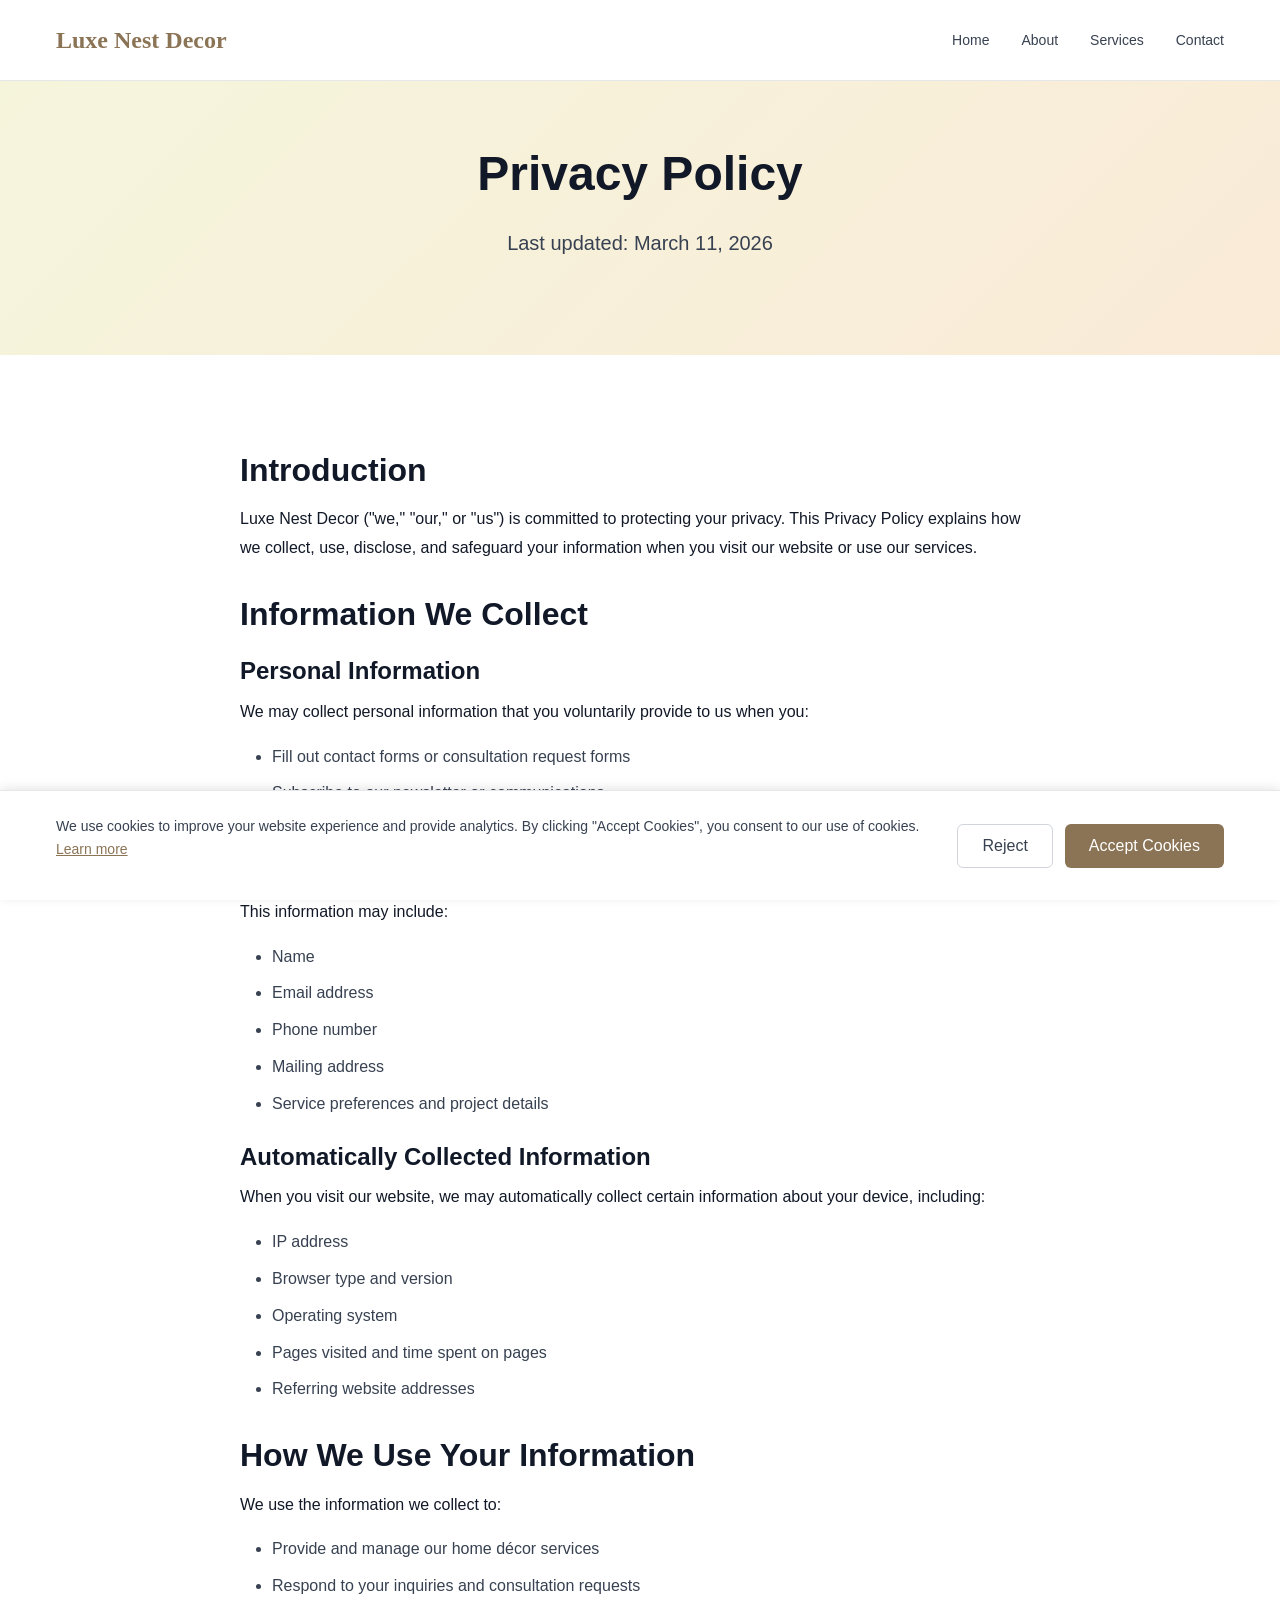
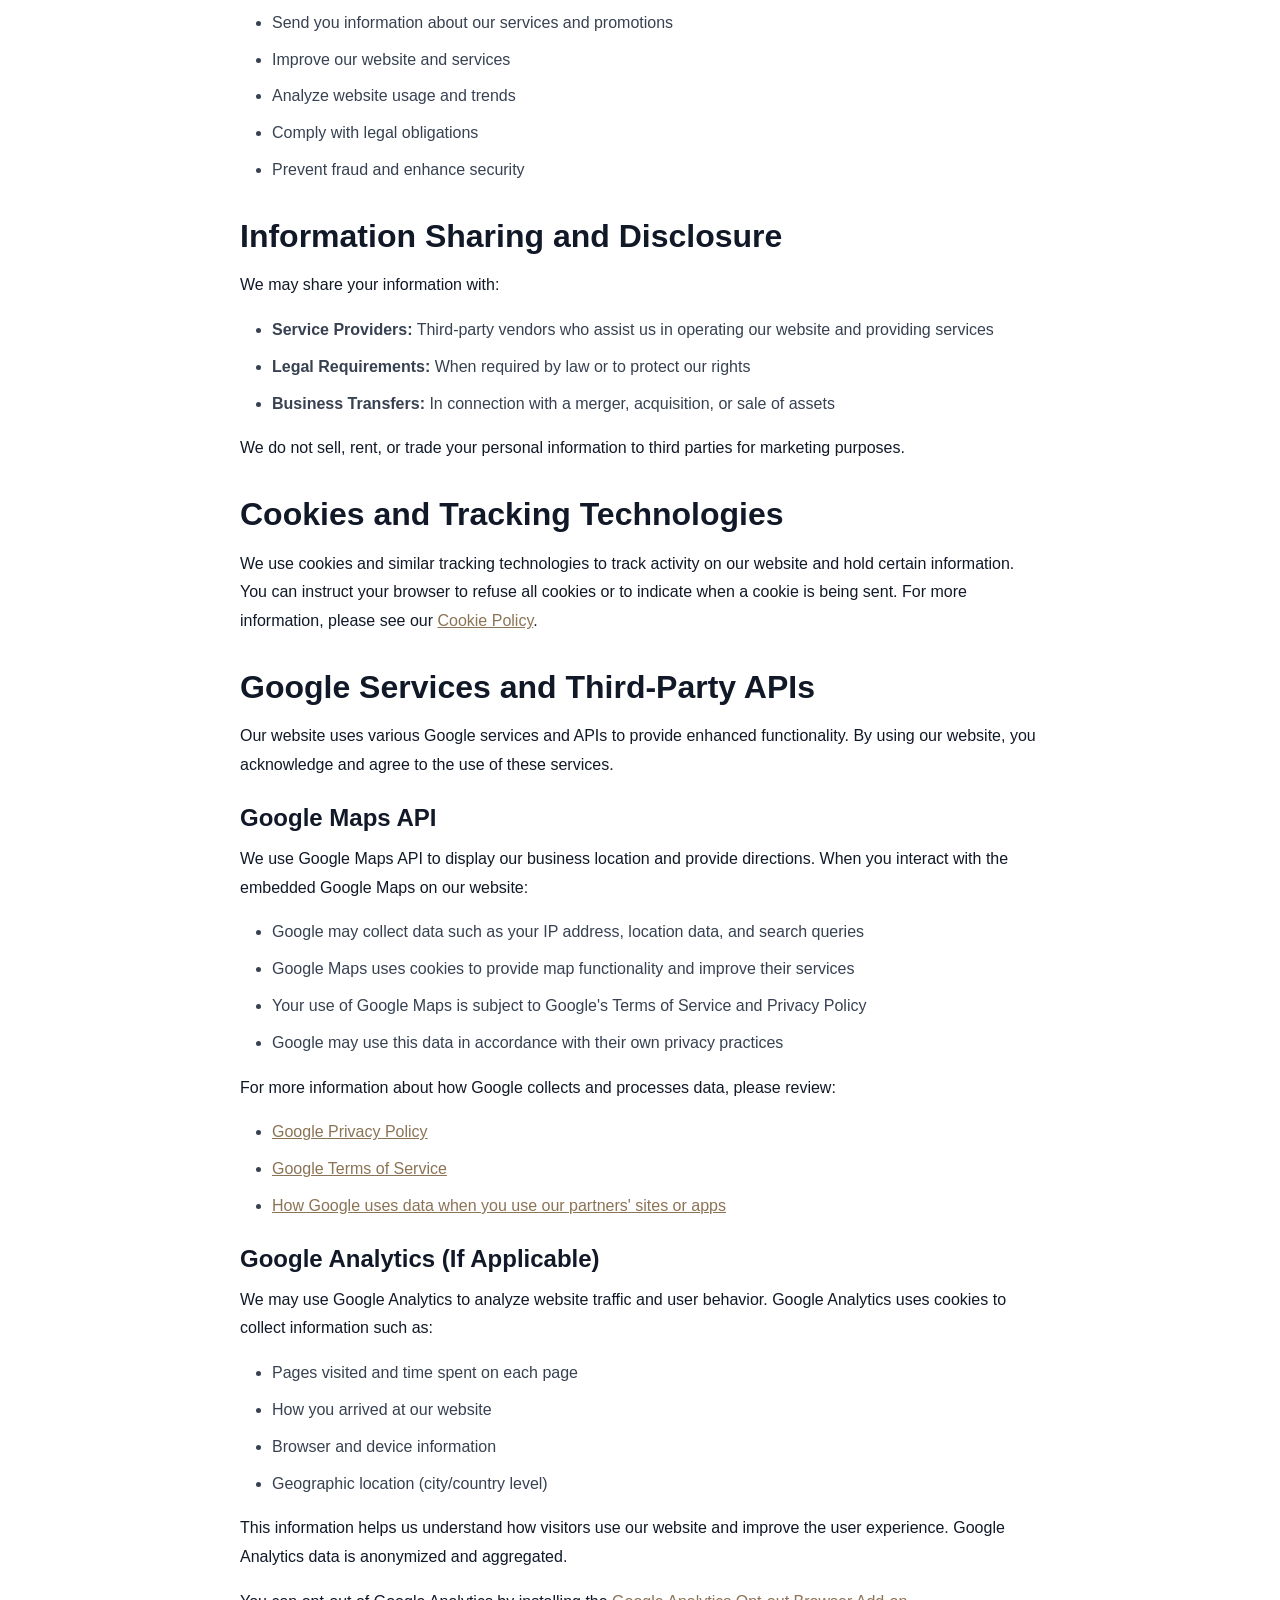
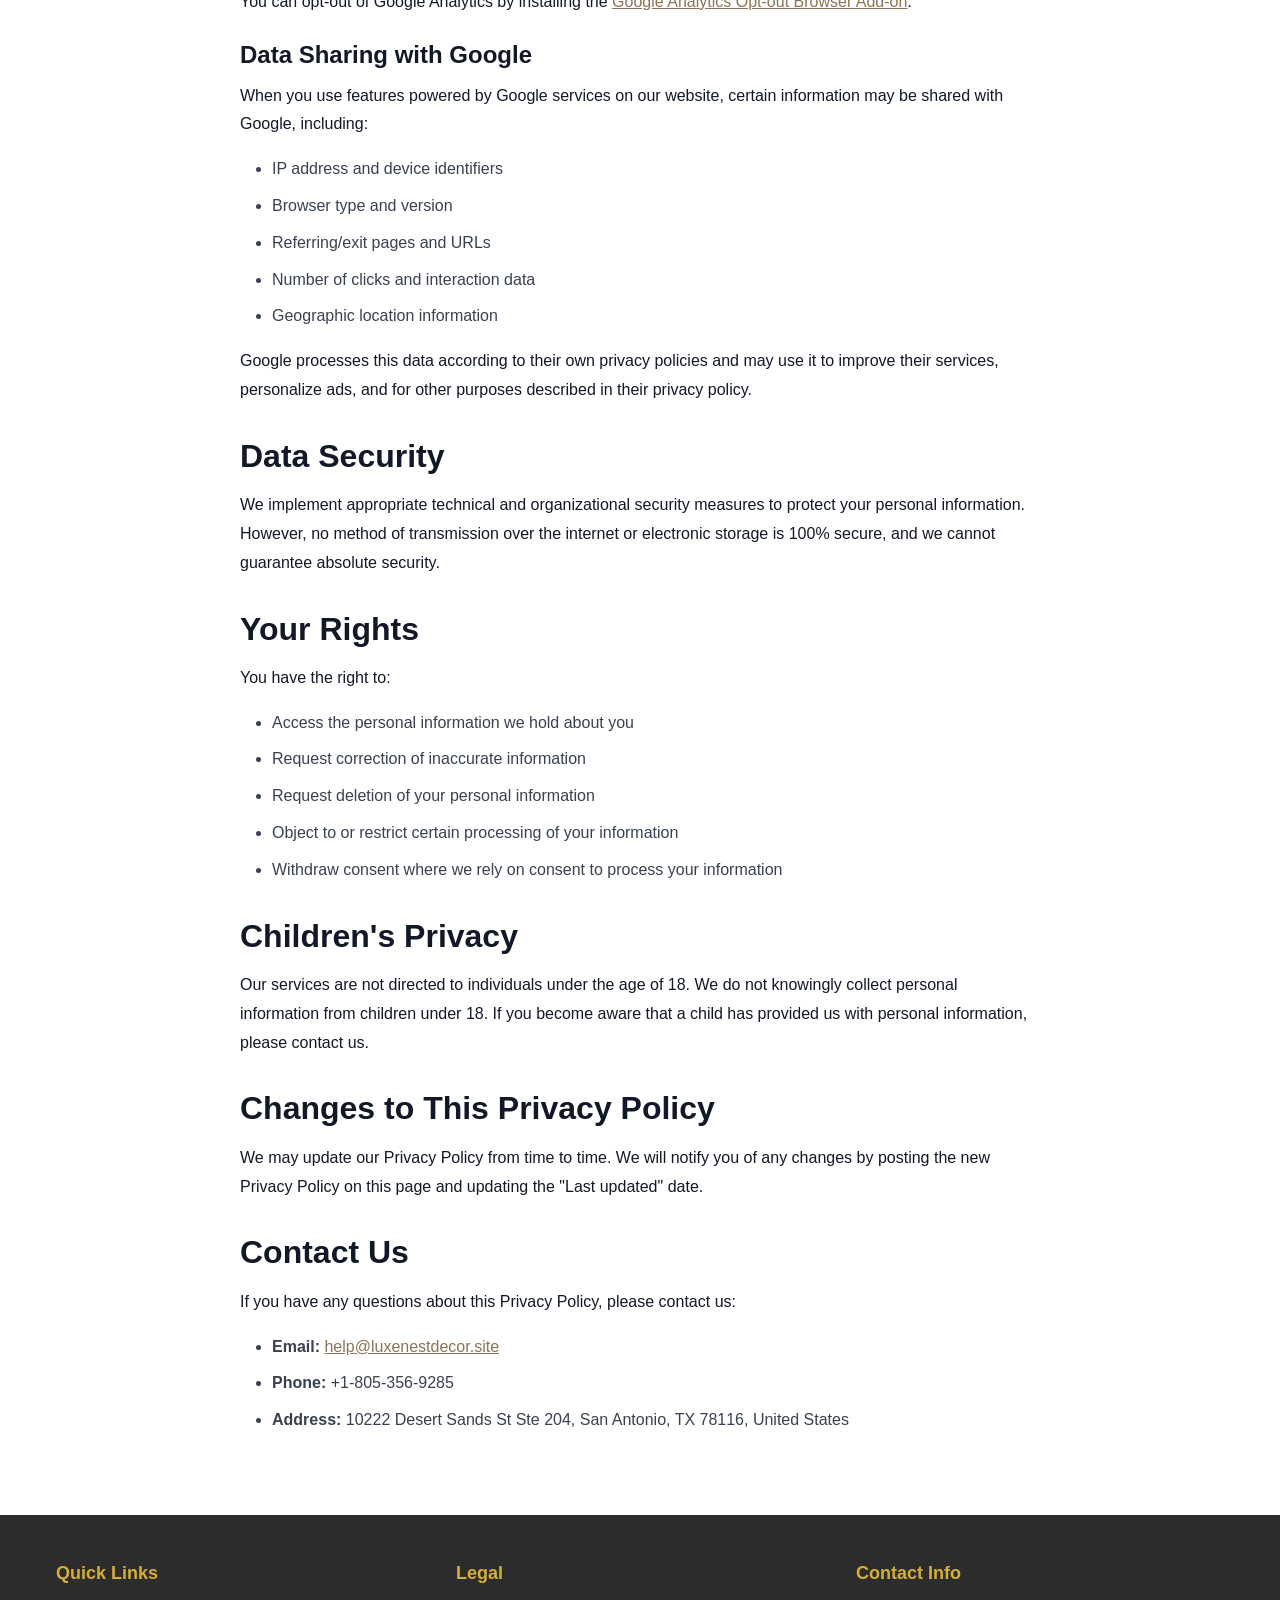
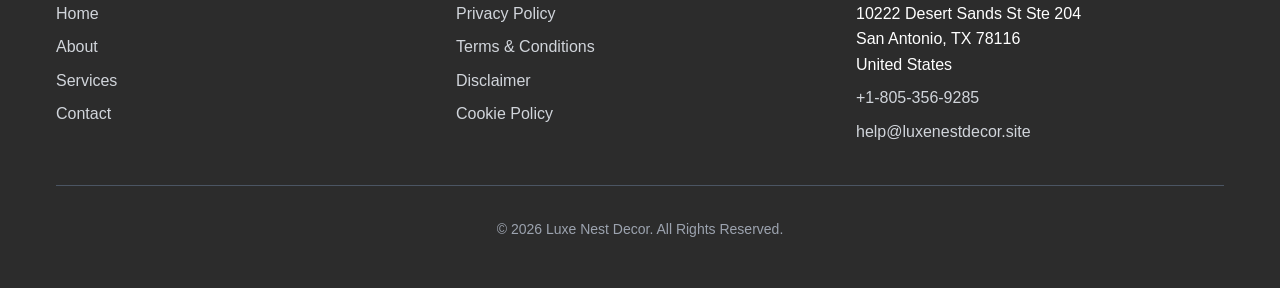
<file: privacy-policy.html>
<!DOCTYPE html>
<html lang="en">
<head>
  <meta charset="UTF-8">
  <meta name="viewport" content="width=device-width, initial-scale=1.0">
  <title>Privacy Policy - Luxe Nest Decor</title>
  <meta name="description" content="Privacy Policy for Luxe Nest Decor including Google services and data protection information.">
  <link rel="stylesheet" href="styles.css">
</head>
<body>
  <!-- Header -->
  <header class="header">
    <div class="container">
      <div class="header-content">
        <a href="index.html" class="logo">Luxe Nest Decor</a>
        <nav class="nav">
          <a href="index.html">Home</a>
          <a href="about.html">About</a>
          <a href="services.html">Services</a>
          <a href="contact.html">Contact</a>
        </nav>
        <button id="mobile-menu-btn" class="mobile-menu-btn" aria-label="Toggle menu">
          <svg width="24" height="24" viewBox="0 0 24 24" fill="none" stroke="currentColor" stroke-width="2">
            <line x1="3" y1="12" x2="21" y2="12"></line>
            <line x1="3" y1="6" x2="21" y2="6"></line>
            <line x1="3" y1="18" x2="21" y2="18"></line>
          </svg>
        </button>
      </div>
      <div id="mobile-menu" class="mobile-menu">
        <a href="index.html">Home</a>
        <a href="about.html">About</a>
        <a href="services.html">Services</a>
        <a href="contact.html">Contact</a>
      </div>
    </div>
  </header>

  <main>
    <section class="hero">
      <div class="container">
        <div style="max-width: 800px; margin: 0 auto;">
          <h1>Privacy Policy</h1>
          <p>Last updated: March 11, 2026</p>
        </div>
      </div>
    </section>

    <section class="section">
      <div class="container">
        <div class="legal-content">
          <h2>Introduction</h2>
          <p>Luxe Nest Decor ("we," "our," or "us") is committed to protecting your privacy. This Privacy Policy explains how we collect, use, disclose, and safeguard your information when you visit our website or use our services.</p>

          <h2>Information We Collect</h2>
          <h3>Personal Information</h3>
          <p>We may collect personal information that you voluntarily provide to us when you:</p>
          <ul>
            <li>Fill out contact forms or consultation request forms</li>
            <li>Subscribe to our newsletter or communications</li>
            <li>Communicate with us via email or phone</li>
            <li>Use our services</li>
          </ul>
          <p>This information may include:</p>
          <ul>
            <li>Name</li>
            <li>Email address</li>
            <li>Phone number</li>
            <li>Mailing address</li>
            <li>Service preferences and project details</li>
          </ul>

          <h3>Automatically Collected Information</h3>
          <p>When you visit our website, we may automatically collect certain information about your device, including:</p>
          <ul>
            <li>IP address</li>
            <li>Browser type and version</li>
            <li>Operating system</li>
            <li>Pages visited and time spent on pages</li>
            <li>Referring website addresses</li>
          </ul>

          <h2>How We Use Your Information</h2>
          <p>We use the information we collect to:</p>
          <ul>
            <li>Provide and manage our home décor services</li>
            <li>Respond to your inquiries and consultation requests</li>
            <li>Send you information about our services and promotions</li>
            <li>Improve our website and services</li>
            <li>Analyze website usage and trends</li>
            <li>Comply with legal obligations</li>
            <li>Prevent fraud and enhance security</li>
          </ul>

          <h2>Information Sharing and Disclosure</h2>
          <p>We may share your information with:</p>
          <ul>
            <li><strong>Service Providers:</strong> Third-party vendors who assist us in operating our website and providing services</li>
            <li><strong>Legal Requirements:</strong> When required by law or to protect our rights</li>
            <li><strong>Business Transfers:</strong> In connection with a merger, acquisition, or sale of assets</li>
          </ul>
          <p>We do not sell, rent, or trade your personal information to third parties for marketing purposes.</p>

          <h2>Cookies and Tracking Technologies</h2>
          <p>We use cookies and similar tracking technologies to track activity on our website and hold certain information. You can instruct your browser to refuse all cookies or to indicate when a cookie is being sent. For more information, please see our <a href="cookie-policy.html">Cookie Policy</a>.</p>

          <h2>Google Services and Third-Party APIs</h2>
          <p>Our website uses various Google services and APIs to provide enhanced functionality. By using our website, you acknowledge and agree to the use of these services.</p>

          <h3>Google Maps API</h3>
          <p>We use Google Maps API to display our business location and provide directions. When you interact with the embedded Google Maps on our website:</p>
          <ul>
            <li>Google may collect data such as your IP address, location data, and search queries</li>
            <li>Google Maps uses cookies to provide map functionality and improve their services</li>
            <li>Your use of Google Maps is subject to Google's Terms of Service and Privacy Policy</li>
            <li>Google may use this data in accordance with their own privacy practices</li>
          </ul>
          <p>For more information about how Google collects and processes data, please review:</p>
          <ul>
            <li><a href="https://policies.google.com/privacy" target="_blank" rel="noopener noreferrer">Google Privacy Policy</a></li>
            <li><a href="https://policies.google.com/terms" target="_blank" rel="noopener noreferrer">Google Terms of Service</a></li>
            <li><a href="https://www.google.com/intl/en/policies/privacy/partners/" target="_blank" rel="noopener noreferrer">How Google uses data when you use our partners' sites or apps</a></li>
          </ul>

          <h3>Google Analytics (If Applicable)</h3>
          <p>We may use Google Analytics to analyze website traffic and user behavior. Google Analytics uses cookies to collect information such as:</p>
          <ul>
            <li>Pages visited and time spent on each page</li>
            <li>How you arrived at our website</li>
            <li>Browser and device information</li>
            <li>Geographic location (city/country level)</li>
          </ul>
          <p>This information helps us understand how visitors use our website and improve the user experience. Google Analytics data is anonymized and aggregated.</p>
          <p>You can opt-out of Google Analytics by installing the <a href="https://tools.google.com/dlpage/gaoptout" target="_blank" rel="noopener noreferrer">Google Analytics Opt-out Browser Add-on</a>.</p>

          <h3>Data Sharing with Google</h3>
          <p>When you use features powered by Google services on our website, certain information may be shared with Google, including:</p>
          <ul>
            <li>IP address and device identifiers</li>
            <li>Browser type and version</li>
            <li>Referring/exit pages and URLs</li>
            <li>Number of clicks and interaction data</li>
            <li>Geographic location information</li>
          </ul>
          <p>Google processes this data according to their own privacy policies and may use it to improve their services, personalize ads, and for other purposes described in their privacy policy.</p>

          <h2>Data Security</h2>
          <p>We implement appropriate technical and organizational security measures to protect your personal information. However, no method of transmission over the internet or electronic storage is 100% secure, and we cannot guarantee absolute security.</p>

          <h2>Your Rights</h2>
          <p>You have the right to:</p>
          <ul>
            <li>Access the personal information we hold about you</li>
            <li>Request correction of inaccurate information</li>
            <li>Request deletion of your personal information</li>
            <li>Object to or restrict certain processing of your information</li>
            <li>Withdraw consent where we rely on consent to process your information</li>
          </ul>

          <h2>Children's Privacy</h2>
          <p>Our services are not directed to individuals under the age of 18. We do not knowingly collect personal information from children under 18. If you become aware that a child has provided us with personal information, please contact us.</p>

          <h2>Changes to This Privacy Policy</h2>
          <p>We may update our Privacy Policy from time to time. We will notify you of any changes by posting the new Privacy Policy on this page and updating the "Last updated" date.</p>

          <h2>Contact Us</h2>
          <p>If you have any questions about this Privacy Policy, please contact us:</p>
          <ul>
            <li><strong>Email:</strong> <a href="mailto:help@luxenestdecor.site">help@luxenestdecor.site</a></li>
            <li><strong>Phone:</strong> +1-805-356-9285</li>
            <li><strong>Address:</strong> 10222 Desert Sands St Ste 204, San Antonio, TX 78116, United States</li>
          </ul>
        </div>
      </div>
    </section>
  </main>

  <footer class="footer">
    <div class="container">
      <div class="footer-grid">
        <div>
          <h3>Quick Links</h3>
          <ul>
            <li><a href="index.html">Home</a></li>
            <li><a href="about.html">About</a></li>
            <li><a href="services.html">Services</a></li>
            <li><a href="contact.html">Contact</a></li>
          </ul>
        </div>
        <div>
          <h3>Legal</h3>
          <ul>
            <li><a href="privacy-policy.html">Privacy Policy</a></li>
            <li><a href="terms-conditions.html">Terms & Conditions</a></li>
            <li><a href="disclaimer.html">Disclaimer</a></li>
            <li><a href="cookie-policy.html">Cookie Policy</a></li>
          </ul>
        </div>
        <div>
          <h3>Contact Info</h3>
          <ul>
            <li>10222 Desert Sands St Ste 204<br>San Antonio, TX 78116<br>United States</li>
            <li><a href="tel:+18053569285">+1-805-356-9285</a></li>
            <li><a href="mailto:help@luxenestdecor.site">help@luxenestdecor.site</a></li>
          </ul>
        </div>
      </div>
      <div class="footer-bottom">
        <p>© 2026 Luxe Nest Decor. All Rights Reserved.</p>
      </div>
    </div>
  </footer>

  <div id="cookie-consent" class="cookie-consent">
    <div class="container">
      <div class="cookie-content">
        <p class="cookie-text">We use cookies to improve your website experience and provide analytics. By clicking "Accept Cookies", you consent to our use of cookies. <a href="cookie-policy.html">Learn more</a></p>
        <div class="cookie-actions">
          <button id="reject-cookies" class="btn btn-outline">Reject</button>
          <button id="accept-cookies" class="btn btn-primary">Accept Cookies</button>
        </div>
      </div>
    </div>
  </div>

  <script src="script.js"></script>
</body>
</html>
</file>
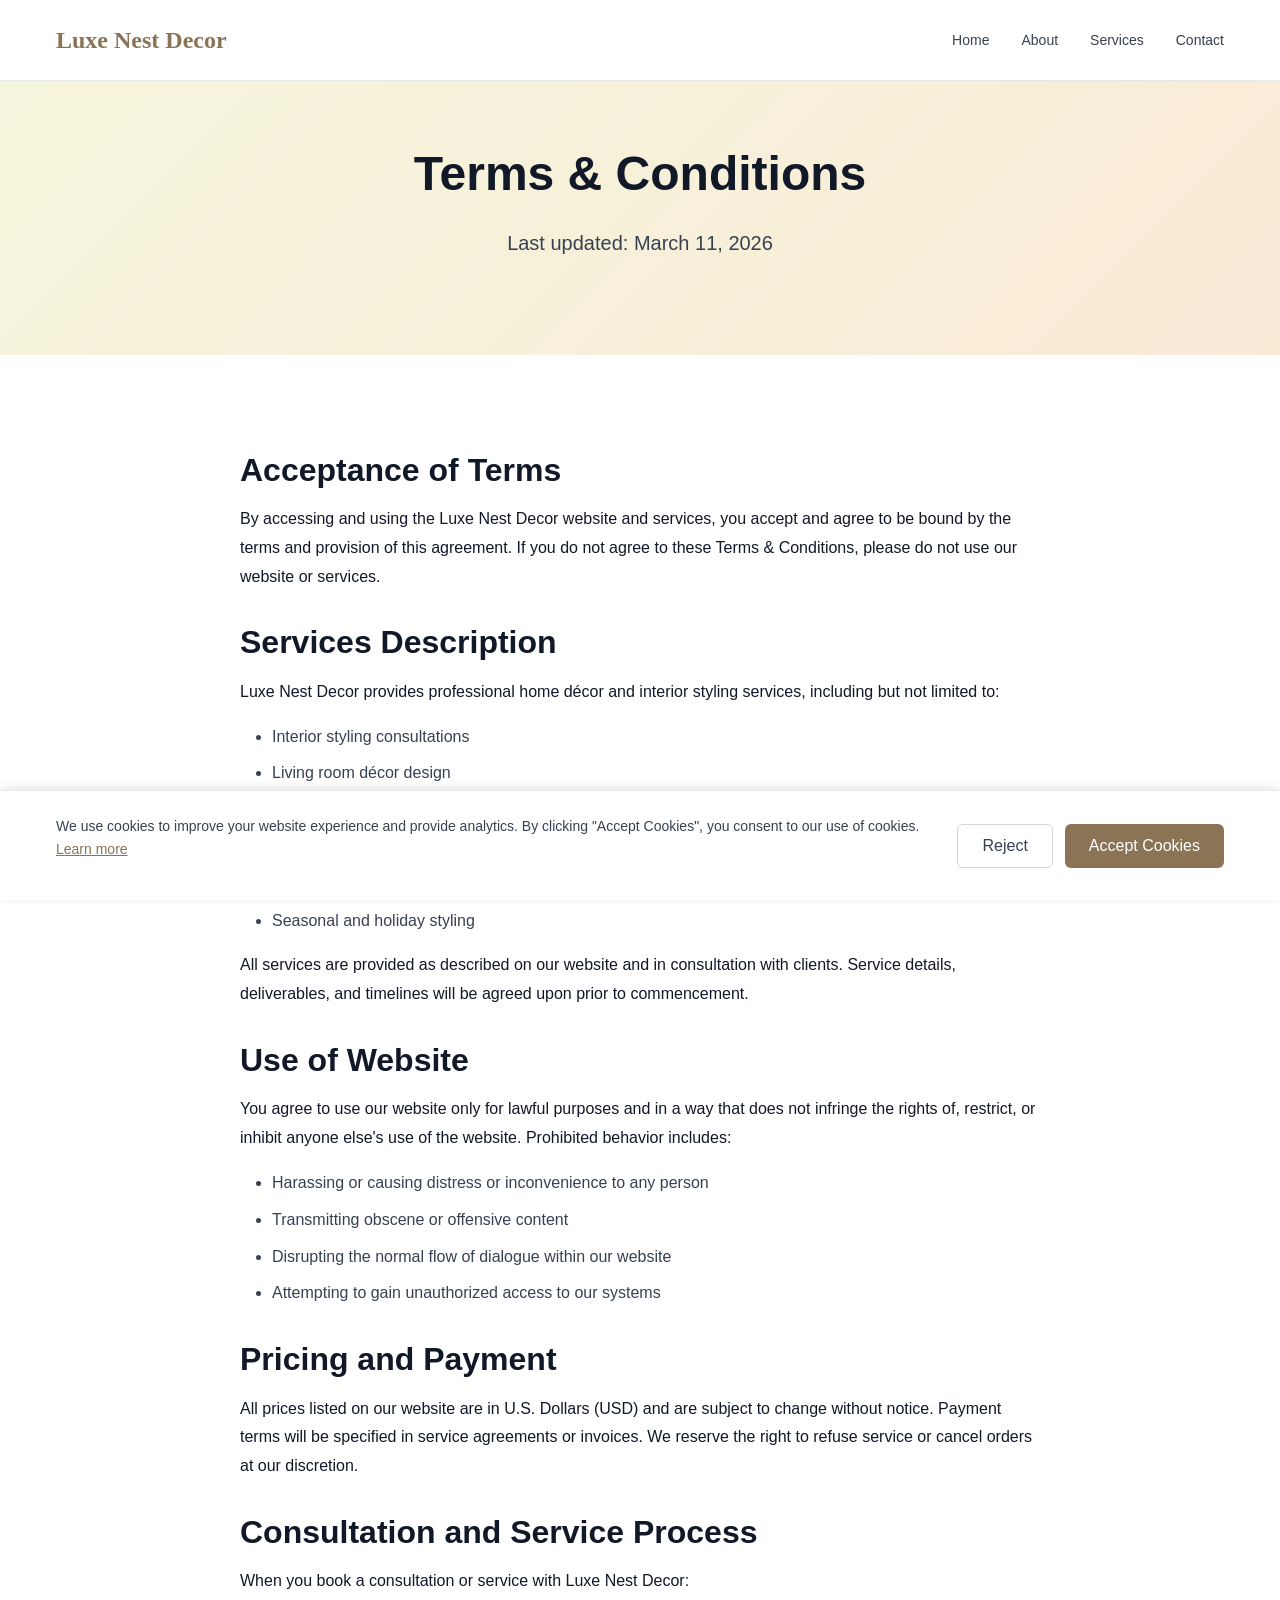
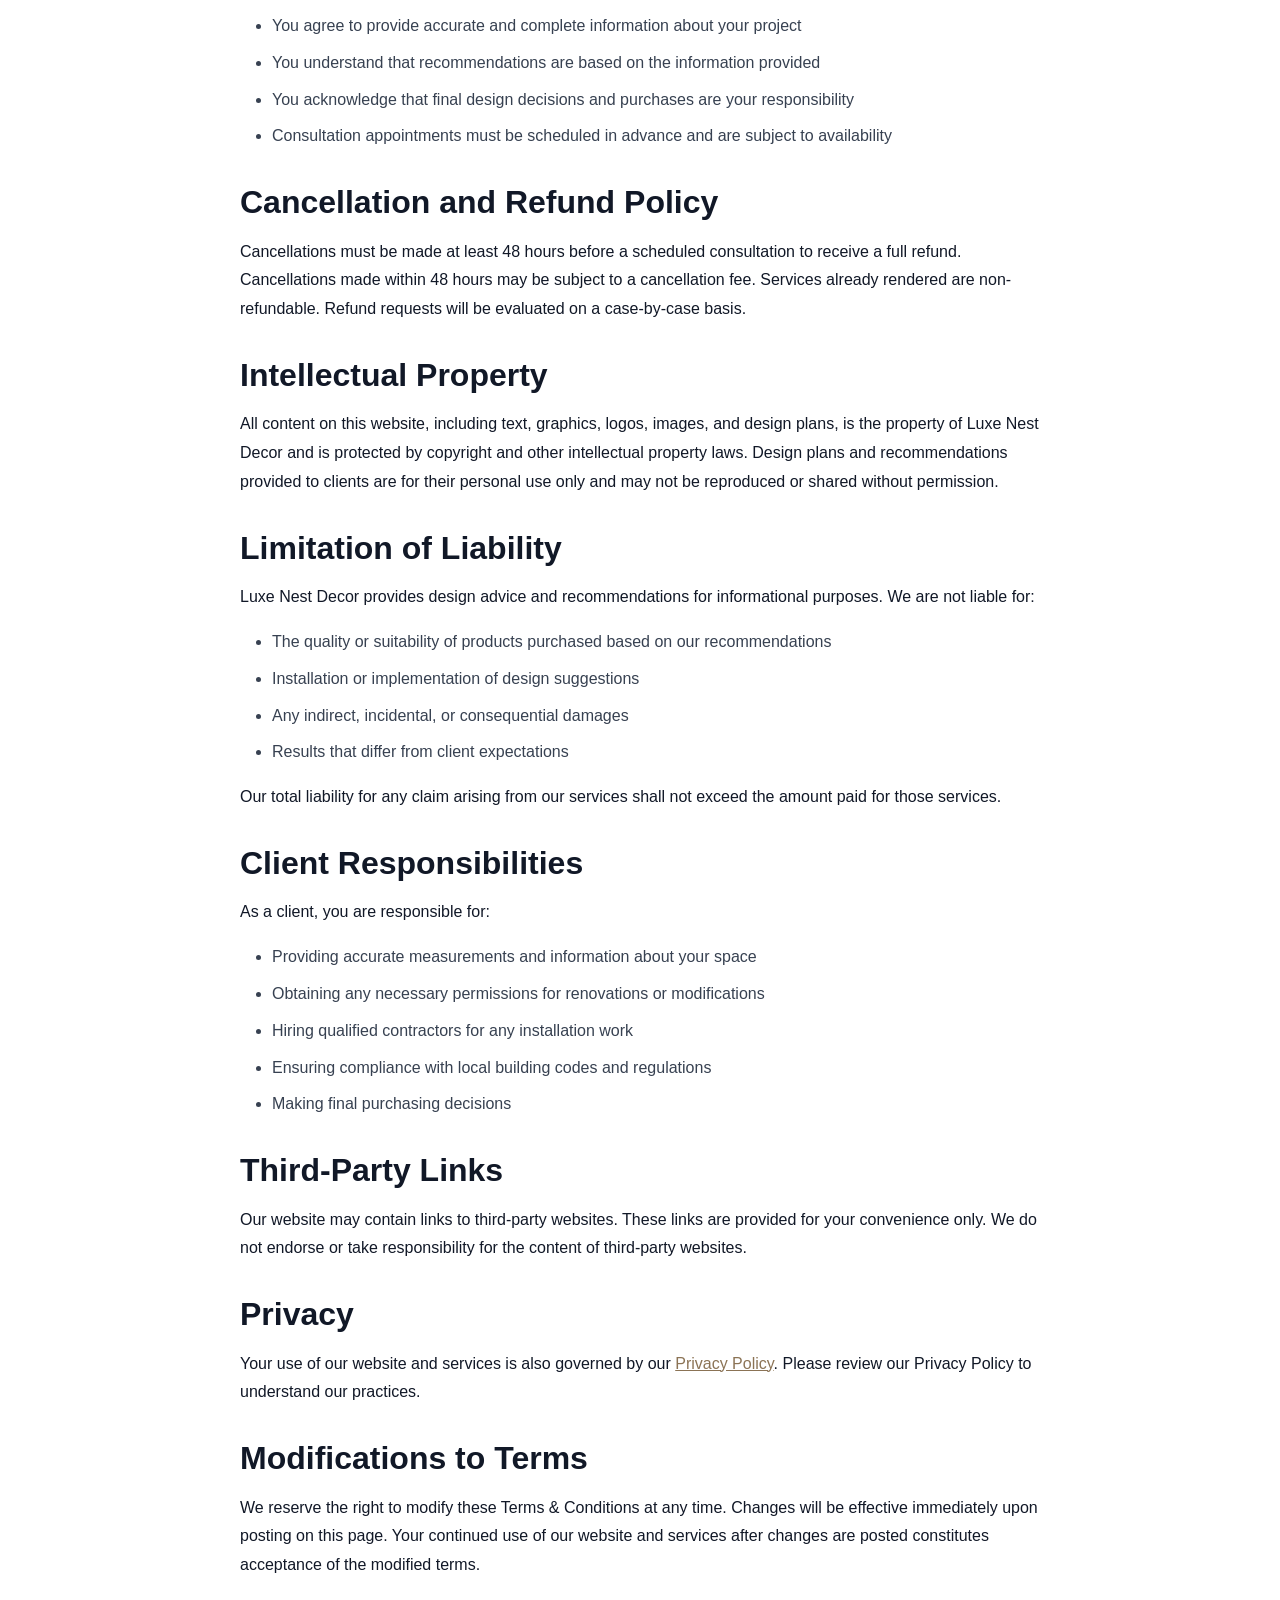
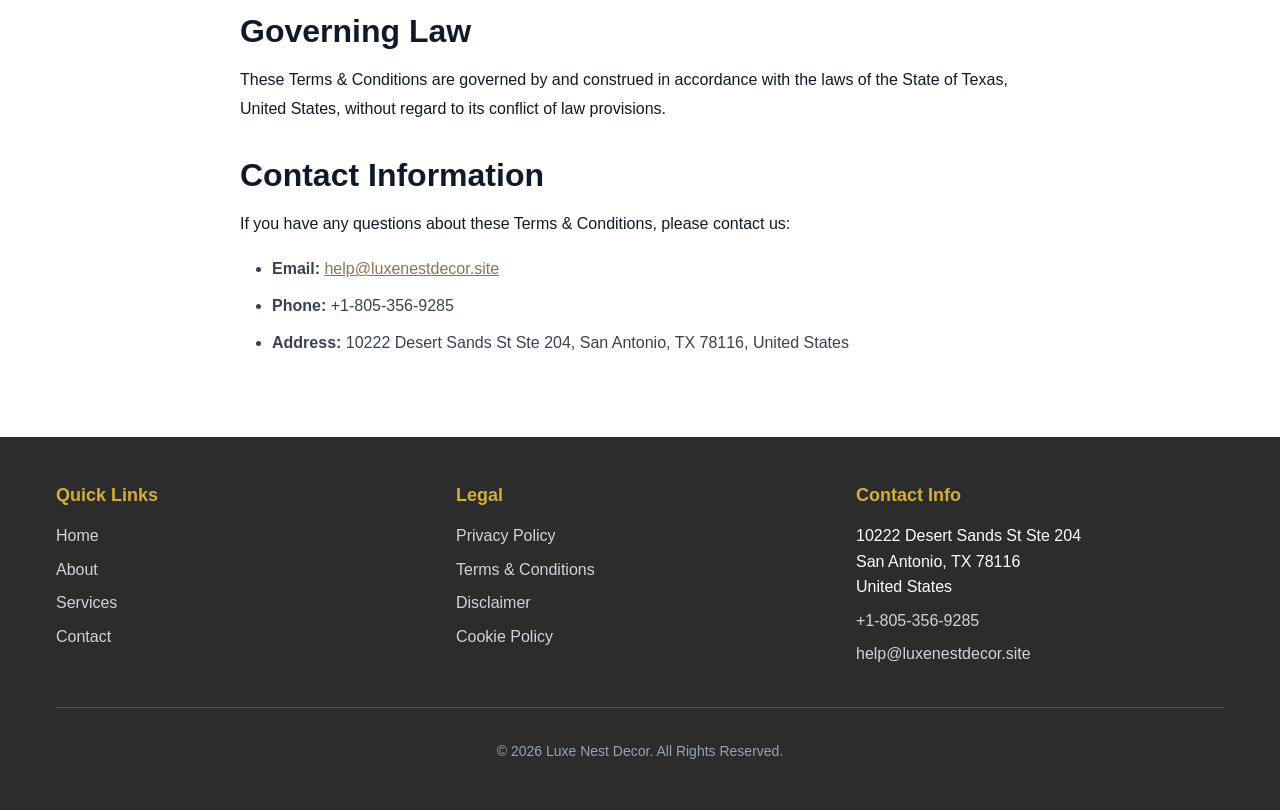
<file: terms-conditions.html>
<!DOCTYPE html>
<html lang="en">
<head>
  <meta charset="UTF-8">
  <meta name="viewport" content="width=device-width, initial-scale=1.0">
  <title>Terms & Conditions - Luxe Nest Decor</title>
  <meta name="description" content="Terms and Conditions for using Luxe Nest Decor services and website.">
  <link rel="stylesheet" href="styles.css">
</head>
<body>
  <header class="header">
    <div class="container">
      <div class="header-content">
        <a href="index.html" class="logo">Luxe Nest Decor</a>
        <nav class="nav">
          <a href="index.html">Home</a>
          <a href="about.html">About</a>
          <a href="services.html">Services</a>
          <a href="contact.html">Contact</a>
        </nav>
        <button id="mobile-menu-btn" class="mobile-menu-btn" aria-label="Toggle menu">
          <svg width="24" height="24" viewBox="0 0 24 24" fill="none" stroke="currentColor" stroke-width="2">
            <line x1="3" y1="12" x2="21" y2="12"></line>
            <line x1="3" y1="6" x2="21" y2="6"></line>
            <line x1="3" y1="18" x2="21" y2="18"></line>
          </svg>
        </button>
      </div>
      <div id="mobile-menu" class="mobile-menu">
        <a href="index.html">Home</a>
        <a href="about.html">About</a>
        <a href="services.html">Services</a>
        <a href="contact.html">Contact</a>
      </div>
    </div>
  </header>

  <main>
    <section class="hero">
      <div class="container">
        <div style="max-width: 800px; margin: 0 auto;">
          <h1>Terms & Conditions</h1>
          <p>Last updated: March 11, 2026</p>
        </div>
      </div>
    </section>

    <section class="section">
      <div class="container">
        <div class="legal-content">
          <h2>Acceptance of Terms</h2>
          <p>By accessing and using the Luxe Nest Decor website and services, you accept and agree to be bound by the terms and provision of this agreement. If you do not agree to these Terms & Conditions, please do not use our website or services.</p>

          <h2>Services Description</h2>
          <p>Luxe Nest Decor provides professional home décor and interior styling services, including but not limited to:</p>
          <ul>
            <li>Interior styling consultations</li>
            <li>Living room décor design</li>
            <li>Bedroom styling</li>
            <li>Wall décor and art placement guidance</li>
            <li>Furniture layout optimization</li>
            <li>Seasonal and holiday styling</li>
          </ul>
          <p>All services are provided as described on our website and in consultation with clients. Service details, deliverables, and timelines will be agreed upon prior to commencement.</p>

          <h2>Use of Website</h2>
          <p>You agree to use our website only for lawful purposes and in a way that does not infringe the rights of, restrict, or inhibit anyone else's use of the website. Prohibited behavior includes:</p>
          <ul>
            <li>Harassing or causing distress or inconvenience to any person</li>
            <li>Transmitting obscene or offensive content</li>
            <li>Disrupting the normal flow of dialogue within our website</li>
            <li>Attempting to gain unauthorized access to our systems</li>
          </ul>

          <h2>Pricing and Payment</h2>
          <p>All prices listed on our website are in U.S. Dollars (USD) and are subject to change without notice. Payment terms will be specified in service agreements or invoices. We reserve the right to refuse service or cancel orders at our discretion.</p>

          <h2>Consultation and Service Process</h2>
          <p>When you book a consultation or service with Luxe Nest Decor:</p>
          <ul>
            <li>You agree to provide accurate and complete information about your project</li>
            <li>You understand that recommendations are based on the information provided</li>
            <li>You acknowledge that final design decisions and purchases are your responsibility</li>
            <li>Consultation appointments must be scheduled in advance and are subject to availability</li>
          </ul>

          <h2>Cancellation and Refund Policy</h2>
          <p>Cancellations must be made at least 48 hours before a scheduled consultation to receive a full refund. Cancellations made within 48 hours may be subject to a cancellation fee. Services already rendered are non-refundable. Refund requests will be evaluated on a case-by-case basis.</p>

          <h2>Intellectual Property</h2>
          <p>All content on this website, including text, graphics, logos, images, and design plans, is the property of Luxe Nest Decor and is protected by copyright and other intellectual property laws. Design plans and recommendations provided to clients are for their personal use only and may not be reproduced or shared without permission.</p>

          <h2>Limitation of Liability</h2>
          <p>Luxe Nest Decor provides design advice and recommendations for informational purposes. We are not liable for:</p>
          <ul>
            <li>The quality or suitability of products purchased based on our recommendations</li>
            <li>Installation or implementation of design suggestions</li>
            <li>Any indirect, incidental, or consequential damages</li>
            <li>Results that differ from client expectations</li>
          </ul>
          <p>Our total liability for any claim arising from our services shall not exceed the amount paid for those services.</p>

          <h2>Client Responsibilities</h2>
          <p>As a client, you are responsible for:</p>
          <ul>
            <li>Providing accurate measurements and information about your space</li>
            <li>Obtaining any necessary permissions for renovations or modifications</li>
            <li>Hiring qualified contractors for any installation work</li>
            <li>Ensuring compliance with local building codes and regulations</li>
            <li>Making final purchasing decisions</li>
          </ul>

          <h2>Third-Party Links</h2>
          <p>Our website may contain links to third-party websites. These links are provided for your convenience only. We do not endorse or take responsibility for the content of third-party websites.</p>

          <h2>Privacy</h2>
          <p>Your use of our website and services is also governed by our <a href="privacy-policy.html">Privacy Policy</a>. Please review our Privacy Policy to understand our practices.</p>

          <h2>Modifications to Terms</h2>
          <p>We reserve the right to modify these Terms & Conditions at any time. Changes will be effective immediately upon posting on this page. Your continued use of our website and services after changes are posted constitutes acceptance of the modified terms.</p>

          <h2>Governing Law</h2>
          <p>These Terms & Conditions are governed by and construed in accordance with the laws of the State of Texas, United States, without regard to its conflict of law provisions.</p>

          <h2>Contact Information</h2>
          <p>If you have any questions about these Terms & Conditions, please contact us:</p>
          <ul>
            <li><strong>Email:</strong> <a href="mailto:help@luxenestdecor.site">help@luxenestdecor.site</a></li>
            <li><strong>Phone:</strong> +1-805-356-9285</li>
            <li><strong>Address:</strong> 10222 Desert Sands St Ste 204, San Antonio, TX 78116, United States</li>
          </ul>
        </div>
      </div>
    </section>
  </main>

  <footer class="footer">
    <div class="container">
      <div class="footer-grid">
        <div>
          <h3>Quick Links</h3>
          <ul>
            <li><a href="index.html">Home</a></li>
            <li><a href="about.html">About</a></li>
            <li><a href="services.html">Services</a></li>
            <li><a href="contact.html">Contact</a></li>
          </ul>
        </div>
        <div>
          <h3>Legal</h3>
          <ul>
            <li><a href="privacy-policy.html">Privacy Policy</a></li>
            <li><a href="terms-conditions.html">Terms & Conditions</a></li>
            <li><a href="disclaimer.html">Disclaimer</a></li>
            <li><a href="cookie-policy.html">Cookie Policy</a></li>
          </ul>
        </div>
        <div>
          <h3>Contact Info</h3>
          <ul>
            <li>10222 Desert Sands St Ste 204<br>San Antonio, TX 78116<br>United States</li>
            <li><a href="tel:+18053569285">+1-805-356-9285</a></li>
            <li><a href="mailto:help@luxenestdecor.site">help@luxenestdecor.site</a></li>
          </ul>
        </div>
      </div>
      <div class="footer-bottom">
        <p>© 2026 Luxe Nest Decor. All Rights Reserved.</p>
      </div>
    </div>
  </footer>

  <div id="cookie-consent" class="cookie-consent">
    <div class="container">
      <div class="cookie-content">
        <p class="cookie-text">We use cookies to improve your website experience and provide analytics. By clicking "Accept Cookies", you consent to our use of cookies. <a href="cookie-policy.html">Learn more</a></p>
        <div class="cookie-actions">
          <button id="reject-cookies" class="btn btn-outline">Reject</button>
          <button id="accept-cookies" class="btn btn-primary">Accept Cookies</button>
        </div>
      </div>
    </div>
  </div>

  <script src="script.js"></script>
</body>
</html>
</file>
<file: styles.css>
/* Luxe Nest Decor - Main Stylesheet */

/* CSS Variables */
:root {
  --color-primary: #8B7355;
  --color-primary-dark: #6B5545;
  --color-gold: #D4AF37;
  --color-beige: #F5F5DC;
  --color-cream: #FAEBD7;
  --color-bg-light: #FAFAF8;
  --color-dark: #2C2C2C;
  --color-gray-50: #F9FAFB;
  --color-gray-100: #F3F4F6;
  --color-gray-200: #E5E7EB;
  --color-gray-300: #D1D5DB;
  --color-gray-400: #9CA3AF;
  --color-gray-500: #6B7280;
  --color-gray-600: #4B5563;
  --color-gray-700: #374151;
  --color-gray-800: #1F2937;
  --color-gray-900: #111827;
}

/* Reset and Base Styles */
* {
  margin: 0;
  padding: 0;
  box-sizing: border-box;
}

html {
  scroll-behavior: smooth;
}

body {
  font-family: -apple-system, BlinkMacSystemFont, 'Segoe UI', 'Roboto', 'Oxygen', 'Ubuntu', 'Cantarell', sans-serif;
  line-height: 1.6;
  color: var(--color-gray-900);
  background-color: white;
}

/* Typography */
h1, h2, h3, h4, h5, h6 {
  line-height: 1.2;
  margin-bottom: 1rem;
}

h1 {
  font-size: 2.5rem;
}

h2 {
  font-size: 2rem;
}

h3 {
  font-size: 1.5rem;
}

p {
  margin-bottom: 1rem;
}

a {
  color: inherit;
  text-decoration: none;
}

img {
  max-width: 100%;
  height: auto;
}

/* Container */
.container {
  max-width: 1200px;
  margin: 0 auto;
  padding: 0 1rem;
}

/* Header */
.header {
  background-color: white;
  border-bottom: 1px solid var(--color-gray-200);
  position: sticky;
  top: 0;
  z-index: 1000;
}

.header-content {
  display: flex;
  align-items: center;
  justify-content: space-between;
  height: 80px;
}

.logo {
  font-size: 1.5rem;
  font-family: Georgia, serif;
  color: var(--color-primary);
  font-weight: bold;
}

.nav {
  display: flex;
  gap: 2rem;
  align-items: center;
}

.nav a {
  font-size: 0.875rem;
  font-weight: 500;
  color: var(--color-gray-700);
  transition: color 0.3s;
}

.nav a:hover,
.nav a.active {
  color: var(--color-primary);
}

.mobile-menu-btn {
  display: none;
  background: none;
  border: none;
  cursor: pointer;
  padding: 0.5rem;
  color: var(--color-gray-700);
}

.mobile-menu {
  display: none;
  padding: 1rem 0;
  border-top: 1px solid var(--color-gray-200);
}

.mobile-menu.active {
  display: block;
}

.mobile-menu a {
  display: block;
  padding: 0.75rem 0;
  font-size: 0.875rem;
  font-weight: 500;
  color: var(--color-gray-700);
}

.mobile-menu a:hover,
.mobile-menu a.active {
  color: var(--color-primary);
}

/* Footer */
.footer {
  background-color: var(--color-dark);
  color: white;
  padding: 3rem 0 2rem;
}

.footer-grid {
  display: grid;
  grid-template-columns: repeat(auto-fit, minmax(250px, 1fr));
  gap: 2rem;
  margin-bottom: 2rem;
}

.footer h3 {
  color: var(--color-gold);
  font-size: 1.125rem;
  margin-bottom: 1rem;
}

.footer ul {
  list-style: none;
}

.footer ul li {
  margin-bottom: 0.5rem;
}

.footer a {
  color: #D1D5DB;
  transition: color 0.3s;
}

.footer a:hover {
  color: white;
}

.footer-bottom {
  padding-top: 2rem;
  border-top: 1px solid #4B5563;
  text-align: center;
  color: #9CA3AF;
  font-size: 0.875rem;
}

.footer-icon {
  width: 20px;
  height: 20px;
  color: var(--color-gold);
  margin-right: 0.75rem;
  flex-shrink: 0;
}

.contact-item {
  display: flex;
  align-items: flex-start;
  margin-bottom: 0.75rem;
}

/* Buttons */
.btn {
  display: inline-block;
  padding: 0.75rem 1.5rem;
  font-size: 1rem;
  font-weight: 500;
  text-align: center;
  cursor: pointer;
  border: none;
  border-radius: 0.375rem;
  transition: all 0.3s;
}

.btn-primary {
  background-color: var(--color-primary);
  color: white;
}

.btn-primary:hover {
  background-color: var(--color-primary-dark);
}

.btn-outline {
  background-color: transparent;
  border: 1px solid var(--color-gray-300);
  color: var(--color-gray-700);
}

.btn-outline:hover {
  background-color: var(--color-gray-100);
}

.btn-large {
  padding: 1rem 2rem;
  font-size: 1.125rem;
}

/* Hero Section */
.hero {
  background: linear-gradient(135deg, var(--color-beige), var(--color-cream));
  padding: 4rem 0;
  text-align: center;
}

.hero h1 {
  font-size: 2.5rem;
  margin-bottom: 1.5rem;
  color: var(--color-gray-900);
}

.hero p {
  font-size: 1.25rem;
  margin-bottom: 2rem;
  color: var(--color-gray-700);
  max-width: 700px;
  margin-left: auto;
  margin-right: auto;
}

/* Sections */
.section {
  padding: 4rem 0;
}

.section-alt {
  background-color: var(--color-bg-light);
}

.section-title {
  text-align: center;
  font-size: 2rem;
  margin-bottom: 3rem;
  color: var(--color-gray-900);
}

/* Grid */
.grid {
  display: grid;
  gap: 2rem;
}

.grid-2 {
  grid-template-columns: repeat(auto-fit, minmax(300px, 1fr));
}

.grid-3 {
  grid-template-columns: repeat(auto-fit, minmax(280px, 1fr));
}

/* Cards */
.card {
  background: white;
  padding: 2rem;
  border-radius: 0.5rem;
  box-shadow: 0 1px 3px rgba(0, 0, 0, 0.1);
  transition: transform 0.3s, box-shadow 0.3s;
}

.card:hover {
  transform: translateY(-5px);
  box-shadow: 0 10px 20px rgba(0, 0, 0, 0.1);
}

.card-icon {
  width: 48px;
  height: 48px;
  color: var(--color-primary);
  margin-bottom: 1rem;
}

.card h3 {
  font-size: 1.25rem;
  margin-bottom: 0.5rem;
  color: var(--color-gray-900);
}

.card p {
  color: var(--color-gray-700);
  margin-bottom: 0;
}

/* Form Styles */
.form-group {
  margin-bottom: 1.5rem;
}

.form-label {
  display: block;
  margin-bottom: 0.5rem;
  font-weight: 500;
  color: var(--color-gray-900);
}

.form-input,
.form-select,
.form-textarea {
  width: 100%;
  padding: 0.75rem;
  border: 1px solid var(--color-gray-300);
  border-radius: 0.375rem;
  font-size: 1rem;
  transition: border-color 0.3s;
}

.form-input:focus,
.form-select:focus,
.form-textarea:focus {
  outline: none;
  border-color: var(--color-primary);
}

.form-textarea {
  resize: vertical;
  min-height: 120px;
}

.checkbox-wrapper {
  display: flex;
  align-items: flex-start;
  gap: 0.5rem;
  margin-bottom: 1.5rem;
}

.checkbox-wrapper input[type="checkbox"] {
  margin-top: 0.25rem;
  cursor: pointer;
}

.checkbox-wrapper label {
  font-size: 0.875rem;
  color: var(--color-gray-700);
  cursor: pointer;
}

/* Modal/Dialog */
.modal-overlay {
  display: none;
  position: fixed;
  top: 0;
  left: 0;
  right: 0;
  bottom: 0;
  background-color: rgba(0, 0, 0, 0.5);
  z-index: 2000;
  align-items: center;
  justify-content: center;
}

.modal-overlay.active {
  display: flex;
}

.modal {
  background: white;
  border-radius: 0.5rem;
  padding: 2rem;
  max-width: 500px;
  width: 90%;
  max-height: 90vh;
  overflow-y: auto;
  position: relative;
}

.modal-header {
  margin-bottom: 1.5rem;
}

.modal-title {
  font-size: 1.5rem;
  color: var(--color-primary);
}

.modal-close {
  position: absolute;
  top: 1rem;
  right: 1rem;
  background: none;
  border: none;
  font-size: 1.5rem;
  cursor: pointer;
  color: var(--color-gray-500);
  width: 32px;
  height: 32px;
  display: flex;
  align-items: center;
  justify-content: center;
}

.modal-close:hover {
  color: var(--color-gray-900);
}

/* Cookie Consent Banner */
.cookie-consent {
  display: none;
  position: fixed;
  bottom: 0;
  left: 0;
  right: 0;
  background: white;
  border-top: 1px solid var(--color-gray-200);
  box-shadow: 0 -2px 10px rgba(0, 0, 0, 0.1);
  z-index: 1500;
  padding: 1.5rem;
}

.cookie-consent.active {
  display: block;
}

.cookie-content {
  display: flex;
  flex-direction: column;
  gap: 1rem;
  align-items: center;
}

.cookie-text {
  flex: 1;
  font-size: 0.875rem;
  color: var(--color-gray-700);
}

.cookie-text a {
  color: var(--color-primary);
  text-decoration: underline;
}

.cookie-actions {
  display: flex;
  gap: 0.75rem;
}

/* Testimonials */
.testimonial {
  background: white;
  padding: 2rem;
  border-radius: 0.5rem;
  box-shadow: 0 1px 3px rgba(0, 0, 0, 0.1);
}

.testimonial-rating {
  color: var(--color-gold);
  margin-bottom: 1rem;
}

.testimonial-text {
  font-style: italic;
  color: var(--color-gray-700);
  margin-bottom: 1rem;
}

.testimonial-author {
  font-weight: 600;
  color: var(--color-gray-900);
}

.testimonial-location {
  font-size: 0.875rem;
  color: var(--color-gray-600);
}

/* Pricing Cards */
.pricing-card {
  background: white;
  padding: 2rem;
  border-radius: 0.5rem;
  box-shadow: 0 1px 3px rgba(0, 0, 0, 0.1);
  border: 2px solid transparent;
  transition: all 0.3s;
}

.pricing-card.featured {
  border-color: var(--color-primary);
  transform: scale(1.05);
}

.pricing-card:hover {
  transform: translateY(-5px);
  box-shadow: 0 10px 20px rgba(0, 0, 0, 0.1);
}

.pricing-name {
  font-size: 1.5rem;
  color: var(--color-gray-900);
  margin-bottom: 0.5rem;
}

.pricing-price {
  font-size: 2.5rem;
  font-weight: bold;
  color: var(--color-primary);
  margin-bottom: 1rem;
}

.pricing-description {
  color: var(--color-gray-700);
  margin-bottom: 1.5rem;
}

.pricing-features {
  list-style: none;
  margin-bottom: 2rem;
}

.pricing-features li {
  padding: 0.5rem 0;
  color: var(--color-gray-700);
  display: flex;
  align-items: flex-start;
  gap: 0.5rem;
}

.pricing-features li::before {
  content: "✓";
  color: var(--color-primary);
  font-weight: bold;
}

/* Legal Pages */
.legal-content {
  max-width: 800px;
  margin: 0 auto;
  line-height: 1.8;
}

.legal-content h2 {
  margin-top: 2rem;
  margin-bottom: 1rem;
  color: var(--color-gray-900);
}

.legal-content h3 {
  margin-top: 1.5rem;
  margin-bottom: 0.75rem;
  color: var(--color-gray-900);
}

.legal-content ul,
.legal-content ol {
  margin-left: 2rem;
  margin-bottom: 1rem;
}

.legal-content li {
  margin-bottom: 0.5rem;
  color: var(--color-gray-700);
}

.legal-content a {
  color: var(--color-primary);
  text-decoration: underline;
}

.legal-content a:hover {
  text-decoration: none;
}

/* Google Maps */
.map-container {
  max-width: 1000px;
  margin: 0 auto;
  border-radius: 0.5rem;
  overflow: hidden;
  box-shadow: 0 4px 6px rgba(0, 0, 0, 0.1);
}

.map-container iframe {
  width: 100%;
  height: 450px;
  border: 0;
}

/* Contact Info */
.contact-info-card {
  display: flex;
  align-items: flex-start;
  gap: 1rem;
  margin-bottom: 1.5rem;
}

.contact-icon-wrapper {
  width: 48px;
  height: 48px;
  background-color: rgba(139, 115, 85, 0.1);
  border-radius: 0.5rem;
  display: flex;
  align-items: center;
  justify-content: center;
  flex-shrink: 0;
}

.contact-icon {
  width: 24px;
  height: 24px;
  color: var(--color-primary);
}

.contact-info-card h3 {
  font-size: 1.125rem;
  margin-bottom: 0.5rem;
  color: var(--color-gray-900);
}

.contact-info-card p,
.contact-info-card a {
  color: var(--color-gray-700);
}

.contact-info-card a:hover {
  color: var(--color-primary);
}

/* Responsive Design */
@media (min-width: 768px) {
  .hero h1 {
    font-size: 3rem;
  }

  .cookie-content {
    flex-direction: row;
    align-items: center;
  }
}

@media (max-width: 767px) {
  .nav {
    display: none;
  }

  .mobile-menu-btn {
    display: block;
  }

  h1 {
    font-size: 2rem;
  }

  h2 {
    font-size: 1.75rem;
  }

  .hero {
    padding: 3rem 0;
  }

  .section {
    padding: 3rem 0;
  }

  .pricing-card.featured {
    transform: scale(1);
  }
}

/* Utility Classes */
.text-center {
  text-align: center;
}

.mb-1 {
  margin-bottom: 0.5rem;
}

.mb-2 {
  margin-bottom: 1rem;
}

.mb-3 {
  margin-bottom: 1.5rem;
}

.mb-4 {
  margin-bottom: 2rem;
}

.mt-2 {
  margin-top: 1rem;
}

.mt-4 {
  margin-top: 2rem;
}

.hidden {
  display: none;
}
</file>
